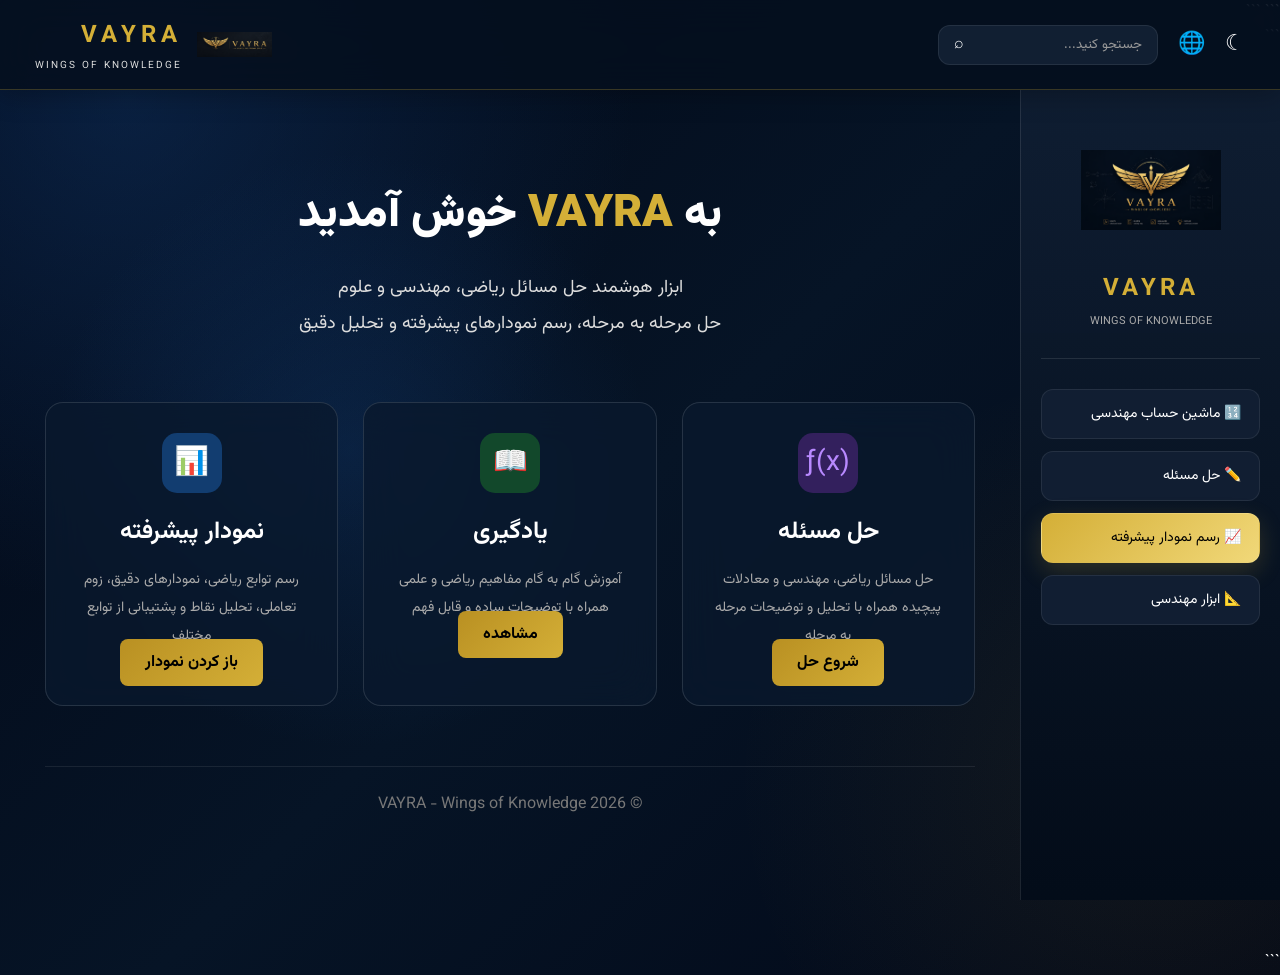
<file: index.html>
<!doctype html>

<html lang="fa" dir="rtl">
  <head>
    <meta charset="UTF-8" />

    ```
    <meta name="viewport" content="width=device-width, initial-scale=1.0" />

    <title>VAYRA - Wings of Knowledge</title>

    <link rel="stylesheet" href="style.css" />

    <link
      href="https://fonts.googleapis.com/css2?family=Vazirmatn:wght@300;400;600;800;900&display=swap"
      rel="stylesheet"
    />
    ```
  </head>

  <body>
    <div class="dashboard">
      ```
      <!-- ================= HEADER ================= -->

      <header class="topbar">
        <div class="left-tools">
          <span class="tool-icon" title="تغییر حالت نمایش"> ☾ </span>

          <span class="tool-icon" title="زبان"> 🌐 </span>

          <div class="search">
            <input type="text" placeholder="جستجو کنید..." aria-label="جستجو" />

            <span>⌕</span>
          </div>
        </div>

        <!-- ================= BRAND ================= -->

        <a href="index.html" class="brand">
          <img src="images/vayra-logo1.png" alt="VAYRA Logo" />

          <div>
            <h2>VAYRA</h2>

            <p>WINGS OF KNOWLEDGE</p>
          </div>
        </a>

        <!-- ================= MOBILE MENU ================= -->

        <div
          class="menu"
          onclick="toggleSidebar()"
          aria-label="باز کردن منو"
          role="button"
          tabindex="0"
        >
          ☰
        </div>
      </header>

      <!-- ================= SIDEBAR ================= -->

      <aside class="sidebar" id="sidebar">
        <div class="profile">
          <img src="images/vayra-logo2.png" alt="VAYRA" />

          <h2>VAYRA</h2>

          <small> WINGS OF KNOWLEDGE </small>
        </div>

        <!-- ================= NAVIGATION ================= -->

        <nav class="menu-items">
          <a href="engineering.html"> 🔢 ماشین حساب مهندسی</a>
          
          <a href="solver.html"> ✏️ حل مسئله </a>

          <a href="graph.html" class="active"> 📈 رسم نمودار پیشرفته </a>

          <a href="engineering.html"> 📐 ابزار مهندسی </a>
        </nav>
      </aside>

      <!-- ================= MAIN ================= -->

      <main class="content">
        <!-- ================= HERO ================= -->

        <section class="hero">
          <h1>
            به
            <span>VAYRA</span>
            خوش آمدید
          </h1>

          <p>
            ابزار هوشمند حل مسائل ریاضی، مهندسی و علوم

            <br />

            حل مرحله به مرحله، رسم نمودارهای پیشرفته و تحلیل دقیق
          </p>
        </section>

        <!-- ================= FEATURE CARDS ================= -->

        <section class="cards">
          <!-- SOLVER -->

          <div class="card">
            <div class="icon purple">ƒ(x)</div>

            <h2>حل مسئله</h2>

            <p>
              حل مسائل ریاضی، مهندسی و معادلات پیچیده همراه با تحلیل و توضیحات
              مرحله به مرحله
            </p>

            <a href="solver.html" class="primary-btn"> شروع حل </a>
          </div>

          <!-- LEARNING -->

          <div class="card">
            <div class="icon green">📖</div>

            <h2>یادگیری</h2>

            <p>
              آموزش گام به گام مفاهیم ریاضی و علمی همراه با توضیحات ساده و قابل
              فهم
            </p>

            <a href="solver.html" class="primary-btn"> مشاهده </a>
          </div>

          <!-- ADVANCED GRAPH -->

          <div class="card">
            <div class="icon blue">📊</div>

            <h2>نمودار پیشرفته</h2>

            <p>
              رسم توابع ریاضی، نمودارهای دقیق، زوم تعاملی، تحلیل نقاط و پشتیبانی
              از توابع مختلف
            </p>

            <a href="graph.html" class="primary-btn"> باز کردن نمودار </a>
          </div>
        </section>

        <!-- ================= FOOTER ================= -->

        <footer class="footer">© 2026 VAYRA - Wings of Knowledge</footer>
      </main>
    </div>

    <!-- ================= SIDEBAR SCRIPT ================= -->

    <script>
      function toggleSidebar() {
        const sidebar = document.getElementById("sidebar");

        if (!sidebar) {
          return;
        }

        sidebar.classList.toggle("open");
      }

      // باز کردن منو با Enter یا Space
      // برای دسترسی بهتر در موبایل و کیبورد

      document.addEventListener("DOMContentLoaded", () => {
        const menu = document.querySelector(".menu");

        if (!menu) {
          return;
        }

        menu.addEventListener("keydown", (event) => {
          if (event.key === "Enter" || event.key === " ") {
            event.preventDefault();

            toggleSidebar();
          }
        });
      });
    </script>
    ```
  </body>
</html>
</file>
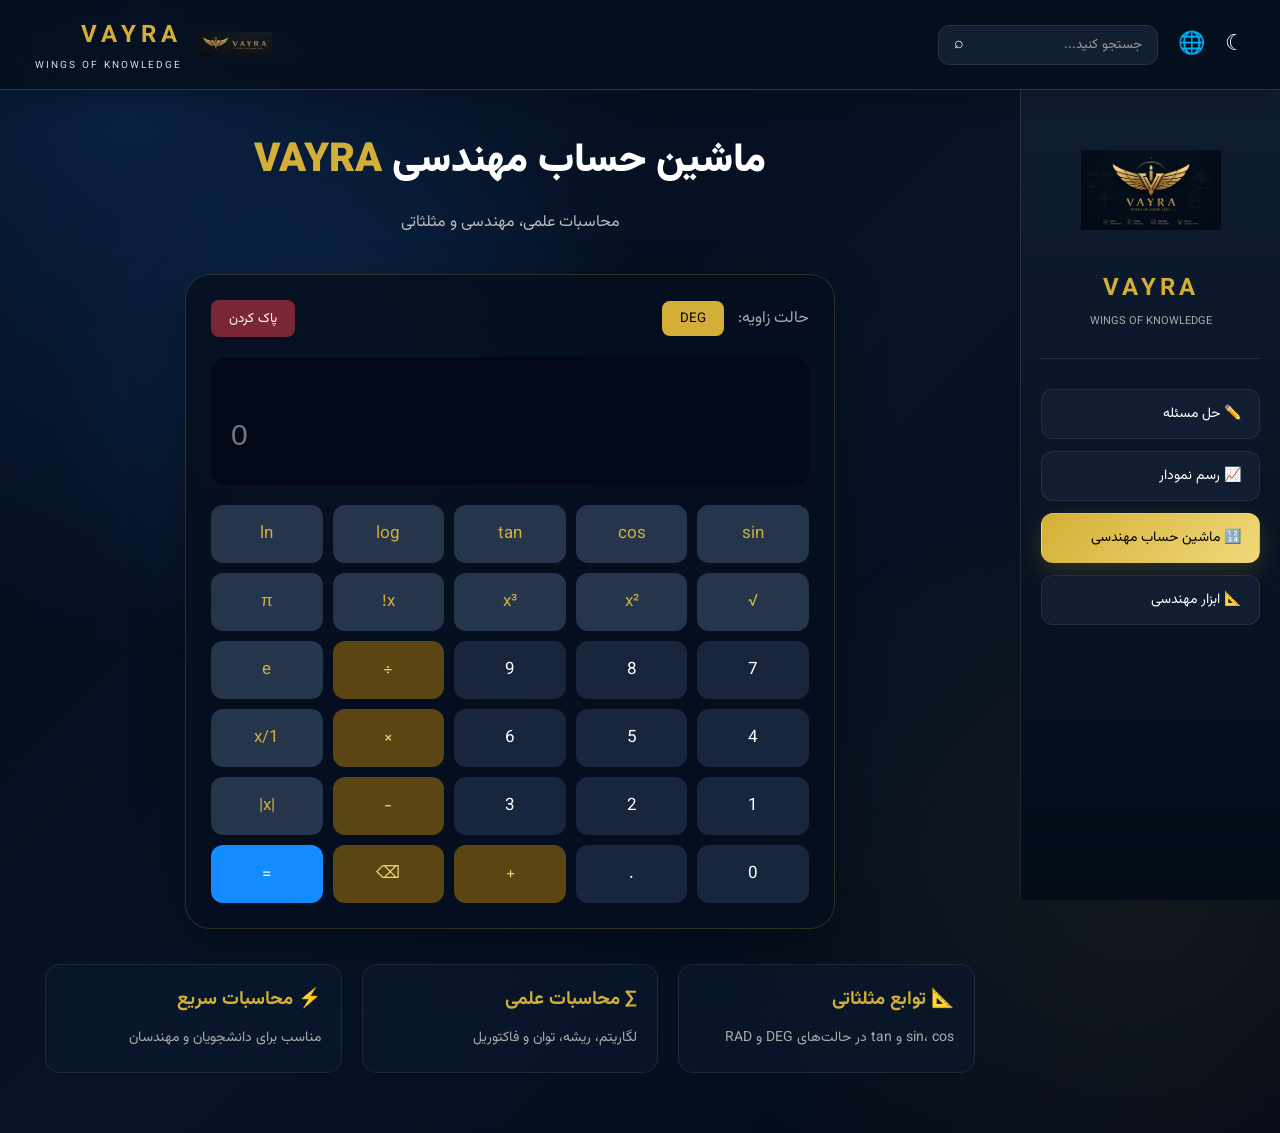
<file: advanced-calculator.html>
<!doctype html>
<html lang="fa" dir="rtl">
  <head>
    <meta charset="UTF-8" />

    <meta name="viewport" content="width=device-width, initial-scale=1.0" />

    <title>ماشین حساب مهندسی | VAYRA</title>

    <!-- VAYRA GLOBAL CSS -->

    <link rel="stylesheet" href="style.css" />

    <!-- GOOGLE FONT -->

    <link
      href="https://fonts.googleapis.com/css2?family=Vazirmatn:wght@300;400;600;800;900&display=swap"
      rel="stylesheet"
    />
  </head>

  <body>
    <!-- =====================================================
     HEADER
===================================================== -->

    <header class="topbar">
      <div class="left-tools">
        <span class="tool-icon"> ☾ </span>

        <span class="tool-icon"> 🌐 </span>

        <div class="search">
          <input type="text" placeholder="جستجو کنید..." />

          <span> ⌕ </span>
        </div>
      </div>

      <!-- BRAND -->

      <a href="index.html" class="brand">
        <img src="images/vayra-logo1.png" alt="VAYRA" />

        <div>
          <h2>VAYRA</h2>

          <p>WINGS OF KNOWLEDGE</p>
        </div>
      </a>

      <!-- MOBILE MENU -->

      <div class="menu" onclick="toggleSidebar()">☰</div>
    </header>

    <!-- =====================================================
     SIDEBAR
===================================================== -->

    <aside class="sidebar" id="sidebar">
      <div class="profile">
        <img src="images/vayra-logo2.png" alt="VAYRA" />

        <h2>VAYRA</h2>

        <small> WINGS OF KNOWLEDGE </small>
      </div>

      <nav class="menu-items">
        <a href="solver.html"> ✏️ حل مسئله </a>

        <a href="graph.html"> 📈 رسم نمودار </a>

        <a href="advanced-calculator.html" class="active">
          🔢 ماشین حساب مهندسی
        </a>

        <a href="engineering.html"> 📐 ابزار مهندسی </a>
      </nav>
    </aside>

    <!-- =====================================================
     MAIN CONTENT
===================================================== -->

    <main class="content">
      <!-- PAGE TITLE -->

      <section class="page-header">
        <h1>
          ماشین حساب مهندسی

          <span> VAYRA </span>
        </h1>

        <p>محاسبات علمی، مهندسی و مثلثاتی</p>
      </section>

      <!-- =================================================
         ENGINEERING CALCULATOR
    ================================================= -->

      <section class="engineering-calculator">
        <!-- MODE BAR -->

        <div class="calculator-toolbar">
          <div>
            <span> حالت زاویه: </span>

            <button
              id="angleMode"
              class="mode-btn active"
              onclick="toggleAngleMode()"
            >
              DEG
            </button>
          </div>

          <button class="clear-btn" onclick="clearCalculator()">
            پاک کردن
          </button>
        </div>

        <!-- DISPLAY -->

        <div class="engineering-display">
          <div id="history" class="history"></div>

          <input id="engineeringDisplay" type="text" readonly placeholder="0" />
        </div>

        <!-- BUTTONS -->

        <div class="engineering-buttons">
          <!-- ROW 1 -->

          <button class="function-btn" onclick="calculateFunction('sin')">
            sin
          </button>

          <button class="function-btn" onclick="calculateFunction('cos')">
            cos
          </button>

          <button class="function-btn" onclick="calculateFunction('tan')">
            tan
          </button>

          <button class="function-btn" onclick="calculateFunction('log')">
            log
          </button>

          <button class="function-btn" onclick="calculateFunction('ln')">
            ln
          </button>

          <!-- ROW 2 -->

          <button class="function-btn" onclick="calculateFunction('sqrt')">
            √
          </button>

          <button class="function-btn" onclick="calculateFunction('square')">
            x²
          </button>

          <button class="function-btn" onclick="calculateFunction('cube')">
            x³
          </button>

          <button class="function-btn" onclick="calculateFunction('factorial')">
            x!
          </button>

          <button class="function-btn" onclick="appendValue('π')">π</button>

          <!-- ROW 3 -->

          <button class="number-btn" onclick="appendValue('7')">7</button>

          <button class="number-btn" onclick="appendValue('8')">8</button>

          <button class="number-btn" onclick="appendValue('9')">9</button>

          <button class="operator-btn" onclick="appendValue('/')">÷</button>

          <button class="function-btn" onclick="appendValue('e')">e</button>

          <!-- ROW 4 -->

          <button class="number-btn" onclick="appendValue('4')">4</button>

          <button class="number-btn" onclick="appendValue('5')">5</button>

          <button class="number-btn" onclick="appendValue('6')">6</button>

          <button class="operator-btn" onclick="appendValue('*')">×</button>

          <button class="function-btn" onclick="calculateFunction('inverse')">
            1/x
          </button>

          <!-- ROW 5 -->

          <button class="number-btn" onclick="appendValue('1')">1</button>

          <button class="number-btn" onclick="appendValue('2')">2</button>

          <button class="number-btn" onclick="appendValue('3')">3</button>

          <button class="operator-btn" onclick="appendValue('-')">−</button>

          <button class="function-btn" onclick="calculateFunction('abs')">
            |x|
          </button>

          <!-- ROW 6 -->

          <button class="number-btn" onclick="appendValue('0')">0</button>

          <button class="number-btn" onclick="appendValue('.')">.</button>

          <button class="operator-btn" onclick="appendValue('+')">+</button>

          <button class="operator-btn" onclick="deleteLast()">⌫</button>

          <button class="equal-btn" onclick="calculateResult()">=</button>
        </div>
      </section>

      <!-- =================================================
         INFORMATION
    ================================================= -->

      <section class="calculator-info">
        <div class="info-card">
          <h3>📐 توابع مثلثاتی</h3>

          <p>sin، cos و tan در حالت‌های DEG و RAD</p>
        </div>

        <div class="info-card">
          <h3>∑ محاسبات علمی</h3>

          <p>لگاریتم، ریشه، توان و فاکتوریل</p>
        </div>

        <div class="info-card">
          <h3>⚡ محاسبات سریع</h3>

          <p>مناسب برای دانشجویان و مهندسان</p>
        </div>
      </section>
    </main>

    <!-- =====================================================
     CSS FOR ENGINEERING CALCULATOR
===================================================== -->

    <style>
      .engineering-calculator {
        width: 100%;

        max-width: 650px;

        margin: auto;

        padding: 25px;

        background: rgba(5, 15, 30, 0.85);

        border: 1px solid rgba(212, 175, 55, 0.2);

        border-radius: 25px;

        box-shadow: 0 20px 50px rgba(0, 0, 0, 0.35);
      }

      .calculator-toolbar {
        display: flex;

        align-items: center;

        justify-content: space-between;

        margin-bottom: 20px;

        color: #aaa;
      }

      .mode-btn {
        margin-right: 10px;

        padding: 7px 18px;

        border: none;

        border-radius: 8px;

        background: #24354c;

        color: white;

        cursor: pointer;
      }

      .mode-btn.active {
        background: #d4af37;

        color: black;
      }

      .clear-btn {
        padding: 8px 18px;

        border: none;

        border-radius: 8px;

        background: #7b2635;

        color: white;

        cursor: pointer;
      }

      .engineering-display {
        padding: 20px;

        margin-bottom: 20px;

        background: #020817;

        border-radius: 15px;
      }

      .history {
        min-height: 20px;

        margin-bottom: 8px;

        color: #777;

        font-size: 13px;
      }

      .engineering-display input {
        width: 100%;

        height: 60px;

        background: transparent;

        border: none;

        outline: none;

        color: white;

        text-align: left;

        direction: ltr;

        font-size: 30px;
      }

      .engineering-buttons {
        display: grid;

        grid-template-columns: repeat(5, 1fr);

        gap: 10px;
      }

      .engineering-buttons button {
        min-height: 58px;

        border: none;

        border-radius: 12px;

        font-family: inherit;

        font-size: 17px;

        cursor: pointer;

        transition: 0.2s;
      }

      .engineering-buttons button:hover {
        transform: translateY(-3px);

        filter: brightness(1.2);
      }

      .number-btn {
        background: #17263c;

        color: white;
      }

      .function-btn {
        background: #24354c;

        color: #d4af37;
      }

      .operator-btn {
        background: #5a4513;

        color: #f1d879;
      }

      .equal-btn {
        background: #148cff;

        color: white;
      }

      .calculator-info {
        max-width: 1100px;

        margin: 35px auto 0;

        display: grid;

        grid-template-columns: repeat(3, 1fr);

        gap: 20px;
      }

      .info-card {
        padding: 20px;

        background: rgba(10, 25, 45, 0.7);

        border: 1px solid rgba(255, 255, 255, 0.08);

        border-radius: 15px;
      }

      .info-card h3 {
        margin-bottom: 10px;

        color: #d4af37;
      }

      .info-card p {
        color: #aaa;

        line-height: 2;

        font-size: 14px;
      }

      @media (max-width: 700px) {
        .engineering-buttons {
          grid-template-columns: repeat(4, 1fr);
        }

        .engineering-buttons button {
          min-height: 55px;

          font-size: 15px;
        }

        .calculator-info {
          grid-template-columns: 1fr;
        }
      }
    </style>

    <!-- =====================================================
     JAVASCRIPT
===================================================== -->

    <script>
      const display = document.getElementById("engineeringDisplay");

      const history = document.getElementById("history");

      let angleMode = "DEG";

      /* =====================================================
   APPEND VALUE
===================================================== */

      function appendValue(value) {
        display.value += value;
      }

      /* =====================================================
   DELETE
===================================================== */

      function deleteLast() {
        display.value = display.value.slice(0, -1);
      }

      /* =====================================================
   CLEAR
===================================================== */

      function clearCalculator() {
        display.value = "";

        history.innerText = "";
      }

      /* =====================================================
   TOGGLE DEG / RAD
===================================================== */

      function toggleAngleMode() {
        const button = document.getElementById("angleMode");

        if (angleMode === "DEG") {
          angleMode = "RAD";

          button.innerText = "RAD";
        } else {
          angleMode = "DEG";

          button.innerText = "DEG";
        }
      }

      /* =====================================================
   FACTORIAL
===================================================== */

      function factorial(n) {
        if (n < 0) {
          throw new Error("Factorial error");
        }

        if (n === 0) {
          return 1;
        }

        let result = 1;

        for (let i = 1; i <= n; i++) {
          result *= i;
        }

        return result;
      }

      /* =====================================================
   SCIENTIFIC FUNCTIONS
===================================================== */

      function calculateFunction(functionName) {
        const value = parseFloat(display.value);

        if (isNaN(value)) {
          return;
        }

        let result;

        switch (functionName) {
          case "sin":
            result =
              angleMode === "DEG"
                ? Math.sin((value * Math.PI) / 180)
                : Math.sin(value);

            break;

          case "cos":
            result =
              angleMode === "DEG"
                ? Math.cos((value * Math.PI) / 180)
                : Math.cos(value);

            break;

          case "tan":
            result =
              angleMode === "DEG"
                ? Math.tan((value * Math.PI) / 180)
                : Math.tan(value);

            break;

          case "log":
            result = Math.log10(value);

            break;

          case "ln":
            result = Math.log(value);

            break;

          case "sqrt":
            result = Math.sqrt(value);

            break;

          case "square":
            result = Math.pow(value, 2);

            break;

          case "cube":
            result = Math.pow(value, 3);

            break;

          case "factorial":
            result = factorial(value);

            break;

          case "inverse":
            result = 1 / value;

            break;

          case "abs":
            result = Math.abs(value);

            break;
        }

        history.innerText = display.value;

        display.value = formatResult(result);
      }

      /* =====================================================
   CALCULATE RESULT
===================================================== */

      function calculateResult() {
        let expression = display.value;

        if (!expression) {
          return;
        }

        try {
          expression = expression.replace(/π/g, "Math.PI");

          expression = expression.replace(/e/g, "Math.E");

          const result = Function("return " + expression)();

          history.innerText = display.value;

          display.value = formatResult(result);
        } catch (error) {
          display.value = "خطا";
        }
      }

      /* =====================================================
   FORMAT RESULT
===================================================== */

      function formatResult(result) {
        if (!isFinite(result)) {
          return "خطا";
        }

        if (Number.isInteger(result)) {
          return result.toString();
        }

        return Number(result.toFixed(10)).toString();
      }

      /* =====================================================
   MOBILE SIDEBAR
===================================================== */

      function toggleSidebar() {
        document.getElementById("sidebar").classList.toggle("open");
      }
    </script>
  </body>
</html>
</file>
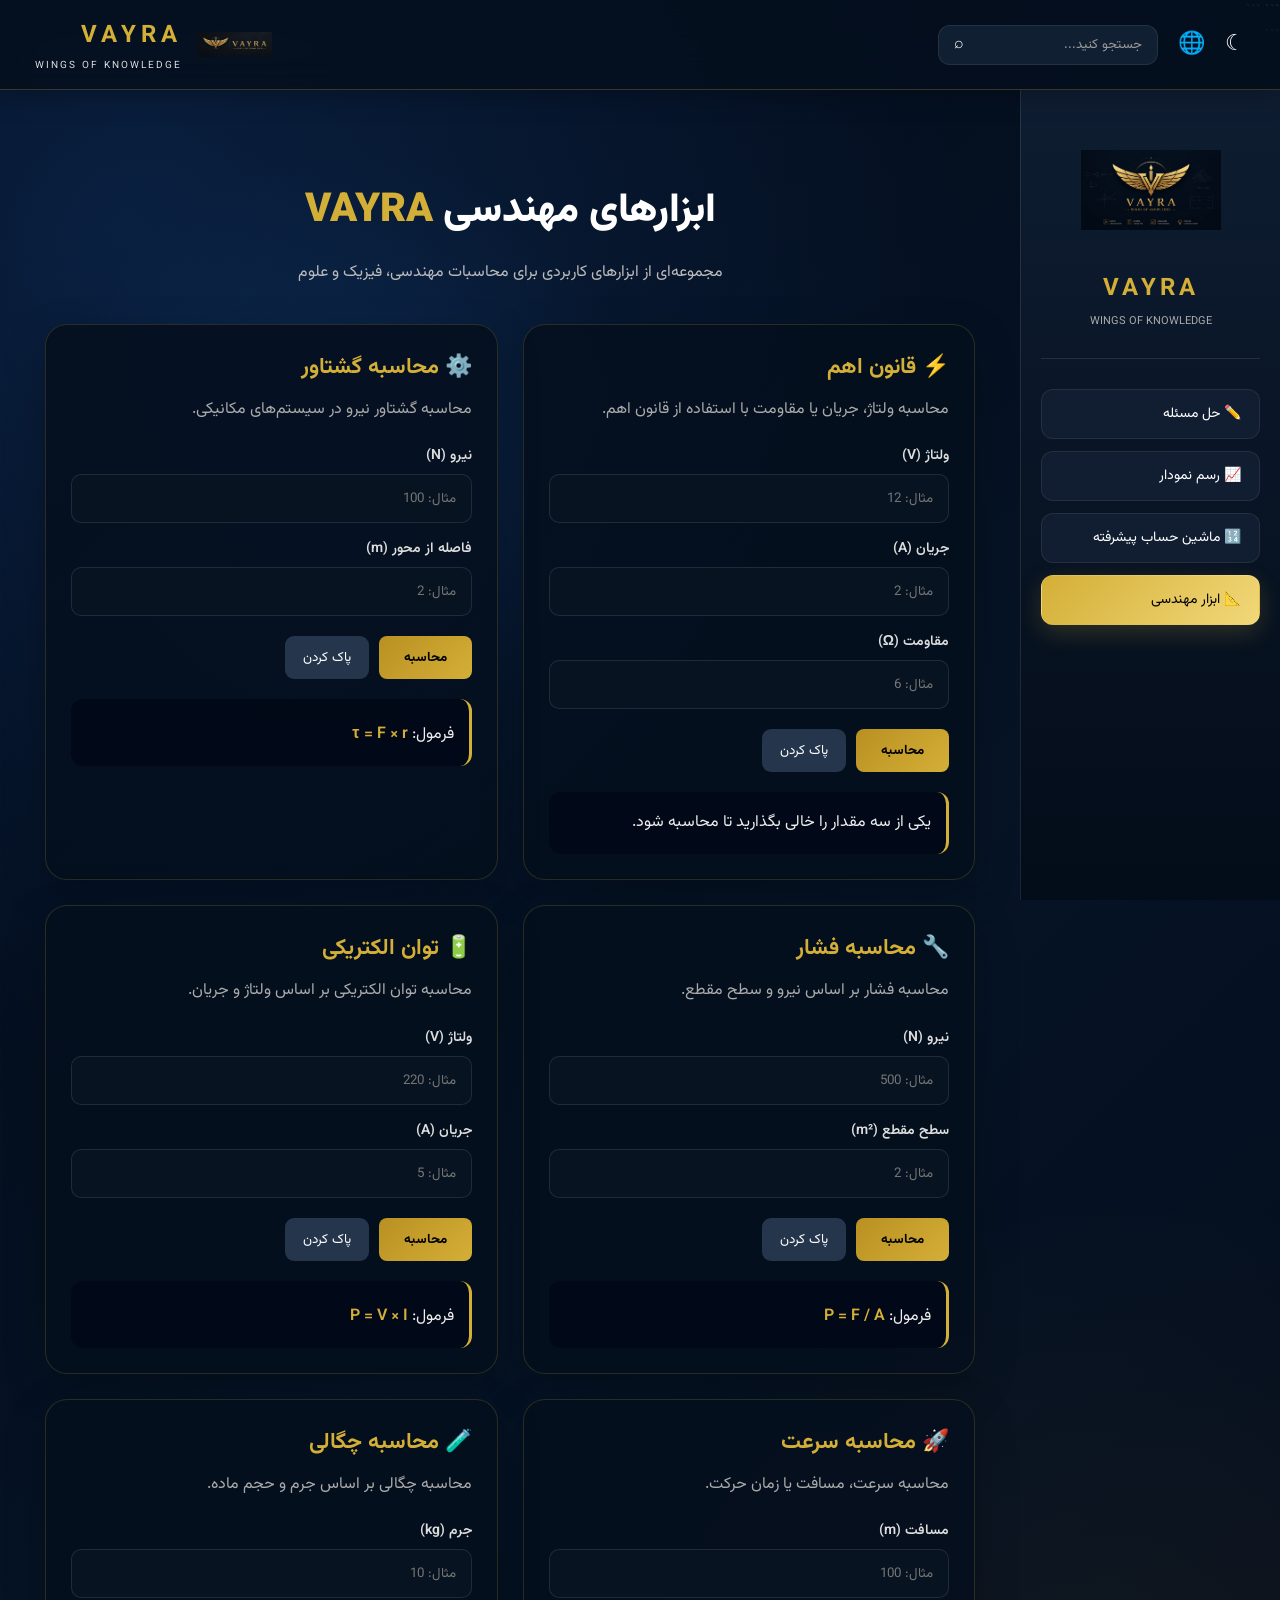
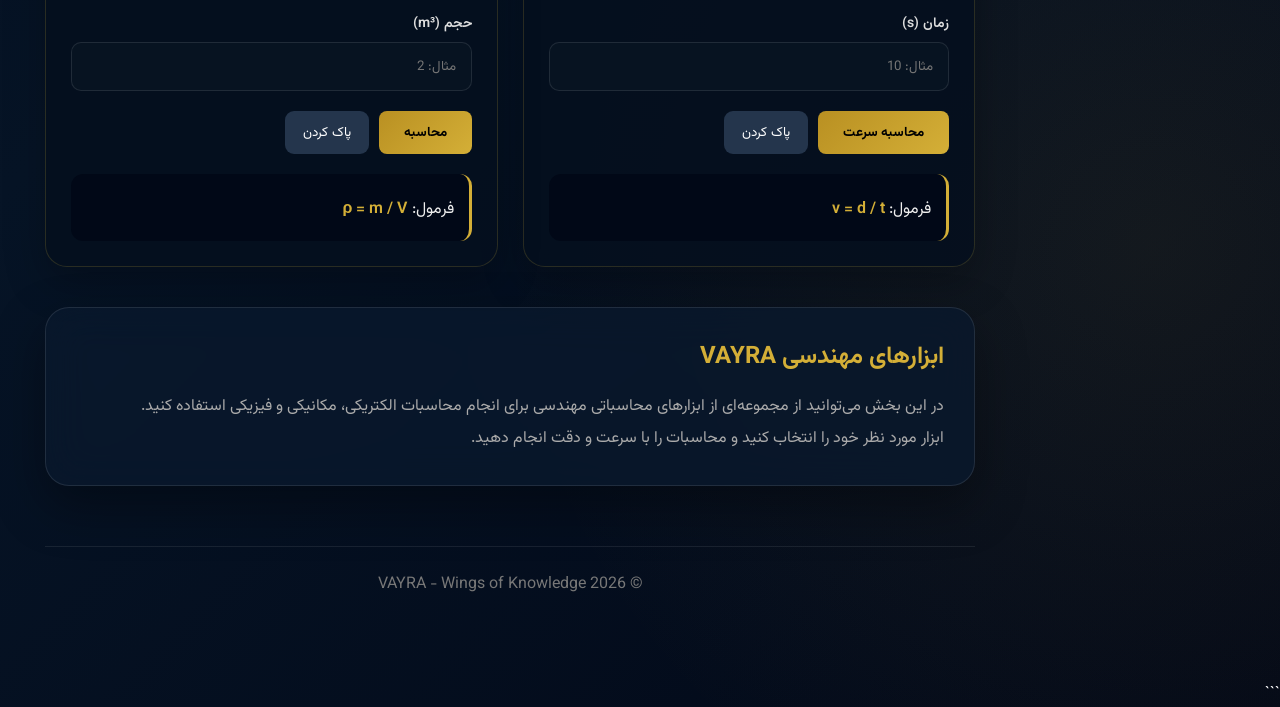
<file: engineering.html>
<!doctype html>

<html lang="fa" dir="rtl">
  <head>
    <meta charset="UTF-8" />
    <meta name="viewport" content="width=device-width, initial-scale=1.0" />

    ```
    <title>ابزارهای مهندسی | VAYRA</title>

    <link rel="stylesheet" href="style.css" />

    <link
      href="https://fonts.googleapis.com/css2?family=Vazirmatn:wght@300;400;500;600;700;800;900&display=swap"
      rel="stylesheet"
    />

    <style>
      /* =====================================================
     ENGINEERING TOOLS
  ====================================================== */

      .engineering-tools {
        display: grid;
        grid-template-columns: repeat(2, minmax(0, 1fr));
        gap: 25px;
        margin-top: 30px;
      }

      .tool-card {
        background: rgba(5, 15, 30, 0.88);
        border: 1px solid rgba(212, 175, 55, 0.18);
        border-radius: 22px;
        padding: 25px;
        box-shadow: 0 15px 40px rgba(0, 0, 0, 0.25);
        transition: 0.25s ease;
      }

      .tool-card:hover {
        transform: translateY(-4px);
        border-color: rgba(212, 175, 55, 0.4);
      }

      .tool-card h2 {
        color: #d4af37;
        margin-bottom: 10px;
        font-size: 22px;
      }

      .tool-card > p {
        color: #aaa;
        line-height: 1.9;
        margin-bottom: 20px;
      }

      .tool-form {
        display: grid;
        gap: 15px;
      }

      .tool-form .input-group {
        margin-bottom: 0;
      }

      .tool-form label {
        display: block;
        margin-bottom: 7px;
        color: #ddd;
        font-size: 14px;
      }

      .tool-form input,
      .tool-form select {
        width: 100%;
        box-sizing: border-box;
        padding: 13px 15px;
        border-radius: 10px;
        border: 1px solid rgba(255, 255, 255, 0.1);
        background: #071321;
        color: white;
        font-family: inherit;
        outline: none;
      }

      .tool-form input:focus,
      .tool-form select:focus {
        border-color: #d4af37;
      }

      .tool-actions {
        display: flex;
        gap: 10px;
        flex-wrap: wrap;
        margin-top: 5px;
      }

      .tool-result {
        margin-top: 20px;
        padding: 15px;
        min-height: 25px;
        background: rgba(2, 8, 23, 0.9);
        border-radius: 12px;
        border-right: 3px solid #d4af37;
        color: #eee;
        line-height: 2;
      }

      .tool-result.success {
        border-right-color: #48c987;
      }

      .tool-result.error {
        border-right-color: #ff6b81;
        color: #ffb4bf;
      }

      .formula {
        display: inline-block;
        direction: ltr;
        color: #d4af37;
        font-weight: 600;
        margin-top: 5px;
      }

      .unit-label {
        color: #777;
        font-size: 12px;
        margin-top: 4px;
      }

      .reset-tool-btn {
        background: #24354c;
        color: white;
        border: none;
        border-radius: 9px;
        padding: 11px 18px;
        font-family: inherit;
        cursor: pointer;
      }

      .reset-tool-btn:hover {
        filter: brightness(1.2);
      }

      /* =====================================================
     RESPONSIVE
  ====================================================== */

      @media (max-width: 900px) {
        .engineering-tools {
          grid-template-columns: 1fr;
        }
      }

      @media (max-width: 600px) {
        .tool-card {
          padding: 18px;
        }

        .tool-card h2 {
          font-size: 19px;
        }

        .tool-actions {
          flex-direction: column;
        }

        .tool-actions button {
          width: 100%;
        }
      }
    </style>
    ```
  </head>

  <body>
    <div class="dashboard">
      ```
      <!-- =====================================================
       HEADER
  ====================================================== -->

      <header class="topbar">
        <div class="left-tools">
          <span class="tool-icon" title="حالت شب" aria-label="حالت شب">
            ☾
          </span>

          <span class="tool-icon" title="زبان" aria-label="زبان"> 🌐 </span>

          <div class="search">
            <input
              type="text"
              placeholder="جستجو کنید..."
              aria-label="جستجو در ابزارها"
            />

            <span>⌕</span>
          </div>
        </div>

        <!-- BRAND -->

        <a href="index.html" class="brand">
          <img src="images/vayra-logo1.png" alt="VAYRA Logo" />

          <div>
            <h2>VAYRA</h2>

            <p>WINGS OF KNOWLEDGE</p>
          </div>
        </a>

        <!-- MOBILE MENU -->

        <button
          class="menu"
          id="menuButton"
          type="button"
          aria-label="باز کردن منو"
          aria-controls="sidebar"
          aria-expanded="false"
        >
          ☰
        </button>
      </header>

      <!-- =====================================================
       SIDEBAR
  ====================================================== -->

      <aside class="sidebar" id="sidebar" aria-label="منوی اصلی">
        <div class="profile">
          <img src="images/vayra-logo2.png" alt="VAYRA Logo" />

          <h2>VAYRA</h2>

          <small>WINGS OF KNOWLEDGE</small>
        </div>

        <nav class="menu-items">
          <a href="solver.html"> ✏️ حل مسئله </a>

          <a href="graph.html"> 📈 رسم نمودار </a>

          <a href="advanced-calculator.html"> 🔢 ماشین حساب پیشرفته </a>

          <a href="engineering.html" class="active" aria-current="page">
            📐 ابزار مهندسی
          </a>
        </nav>
      </aside>

      <!-- =====================================================
       MAIN CONTENT
  ====================================================== -->

      <main class="content">
        <!-- PAGE HEADER -->

        <section class="page-header">
          <h1>
            ابزارهای مهندسی
            <span>VAYRA</span>
          </h1>

          <p>مجموعه‌ای از ابزارهای کاربردی برای محاسبات مهندسی، فیزیک و علوم</p>
        </section>

        <!-- =====================================================
         ENGINEERING TOOLS
    ====================================================== -->

        <section class="engineering-tools" id="engineeringTools">
          <!-- =================================================
           1. OHM'S LAW
      ================================================== -->

          <div class="tool-card" data-tool="اهم ولتاژ جریان مقاومت">
            <h2>⚡ قانون اهم</h2>

            <p>محاسبه ولتاژ، جریان یا مقاومت با استفاده از قانون اهم.</p>

            <div class="tool-form">
              <div class="input-group">
                <label for="ohmVoltage"> ولتاژ (V) </label>

                <input
                  type="number"
                  id="ohmVoltage"
                  step="any"
                  placeholder="مثال: 12"
                />
              </div>

              <div class="input-group">
                <label for="ohmCurrent"> جریان (A) </label>

                <input
                  type="number"
                  id="ohmCurrent"
                  step="any"
                  placeholder="مثال: 2"
                />
              </div>

              <div class="input-group">
                <label for="ohmResistance"> مقاومت (Ω) </label>

                <input
                  type="number"
                  id="ohmResistance"
                  step="any"
                  placeholder="مثال: 6"
                />
              </div>

              <div class="tool-actions">
                <button
                  class="primary-btn"
                  type="button"
                  onclick="calculateOhm()"
                >
                  محاسبه
                </button>

                <button
                  class="reset-tool-btn"
                  type="button"
                  onclick="resetTool('ohm')"
                >
                  پاک کردن
                </button>
              </div>
            </div>

            <div id="ohmResult" class="tool-result">
              یکی از سه مقدار را خالی بگذارید تا محاسبه شود.
            </div>
          </div>

          <!-- =================================================
           2. TORQUE
      ================================================== -->

          <div class="tool-card" data-tool="گشتاور نیرو مکانیک">
            <h2>⚙️ محاسبه گشتاور</h2>

            <p>محاسبه گشتاور نیرو در سیستم‌های مکانیکی.</p>

            <div class="tool-form">
              <div class="input-group">
                <label for="torqueForce"> نیرو (N) </label>

                <input
                  type="number"
                  id="torqueForce"
                  step="any"
                  placeholder="مثال: 100"
                />
              </div>

              <div class="input-group">
                <label for="torqueDistance"> فاصله از محور (m) </label>

                <input
                  type="number"
                  id="torqueDistance"
                  step="any"
                  placeholder="مثال: 2"
                />
              </div>

              <div class="tool-actions">
                <button
                  class="primary-btn"
                  type="button"
                  onclick="calculateTorque()"
                >
                  محاسبه
                </button>

                <button
                  class="reset-tool-btn"
                  type="button"
                  onclick="resetTool('torque')"
                >
                  پاک کردن
                </button>
              </div>
            </div>

            <div id="torqueResult" class="tool-result">
              فرمول:
              <span class="formula"> τ = F × r </span>
            </div>
          </div>

          <!-- =================================================
           3. PRESSURE
      ================================================== -->

          <div class="tool-card" data-tool="فشار نیرو سطح مقطع پاسکال">
            <h2>🔧 محاسبه فشار</h2>

            <p>محاسبه فشار بر اساس نیرو و سطح مقطع.</p>

            <div class="tool-form">
              <div class="input-group">
                <label for="pressureForce"> نیرو (N) </label>

                <input
                  type="number"
                  id="pressureForce"
                  step="any"
                  placeholder="مثال: 500"
                />
              </div>

              <div class="input-group">
                <label for="pressureArea"> سطح مقطع (m²) </label>

                <input
                  type="number"
                  id="pressureArea"
                  step="any"
                  placeholder="مثال: 2"
                />
              </div>

              <div class="tool-actions">
                <button
                  class="primary-btn"
                  type="button"
                  onclick="calculatePressure()"
                >
                  محاسبه
                </button>

                <button
                  class="reset-tool-btn"
                  type="button"
                  onclick="resetTool('pressure')"
                >
                  پاک کردن
                </button>
              </div>
            </div>

            <div id="pressureResult" class="tool-result">
              فرمول:
              <span class="formula"> P = F / A </span>
            </div>
          </div>

          <!-- =================================================
           4. ELECTRICAL POWER
      ================================================== -->

          <div class="tool-card" data-tool="توان برق الکتریکی ولتاژ جریان">
            <h2>🔋 توان الکتریکی</h2>

            <p>محاسبه توان الکتریکی بر اساس ولتاژ و جریان.</p>

            <div class="tool-form">
              <div class="input-group">
                <label for="powerVoltage"> ولتاژ (V) </label>

                <input
                  type="number"
                  id="powerVoltage"
                  step="any"
                  placeholder="مثال: 220"
                />
              </div>

              <div class="input-group">
                <label for="powerCurrent"> جریان (A) </label>

                <input
                  type="number"
                  id="powerCurrent"
                  step="any"
                  placeholder="مثال: 5"
                />
              </div>

              <div class="tool-actions">
                <button
                  class="primary-btn"
                  type="button"
                  onclick="calculatePower()"
                >
                  محاسبه
                </button>

                <button
                  class="reset-tool-btn"
                  type="button"
                  onclick="resetTool('power')"
                >
                  پاک کردن
                </button>
              </div>
            </div>

            <div id="powerResult" class="tool-result">
              فرمول:
              <span class="formula"> P = V × I </span>
            </div>
          </div>

          <!-- =================================================
           5. SPEED
      ================================================== -->

          <div class="tool-card" data-tool="سرعت مسافت زمان حرکت">
            <h2>🚀 محاسبه سرعت</h2>

            <p>محاسبه سرعت، مسافت یا زمان حرکت.</p>

            <div class="tool-form">
              <div class="input-group">
                <label for="speedDistance"> مسافت (m) </label>

                <input
                  type="number"
                  id="speedDistance"
                  step="any"
                  placeholder="مثال: 100"
                />
              </div>

              <div class="input-group">
                <label for="speedTime"> زمان (s) </label>

                <input
                  type="number"
                  id="speedTime"
                  step="any"
                  placeholder="مثال: 10"
                />
              </div>

              <div class="tool-actions">
                <button
                  class="primary-btn"
                  type="button"
                  onclick="calculateSpeed()"
                >
                  محاسبه سرعت
                </button>

                <button
                  class="reset-tool-btn"
                  type="button"
                  onclick="resetTool('speed')"
                >
                  پاک کردن
                </button>
              </div>
            </div>

            <div id="speedResult" class="tool-result">
              فرمول:
              <span class="formula"> v = d / t </span>
            </div>
          </div>

          <!-- =================================================
           6. DENSITY
      ================================================== -->

          <div class="tool-card" data-tool="چگالی جرم حجم ماده">
            <h2>🧪 محاسبه چگالی</h2>

            <p>محاسبه چگالی بر اساس جرم و حجم ماده.</p>

            <div class="tool-form">
              <div class="input-group">
                <label for="densityMass"> جرم (kg) </label>

                <input
                  type="number"
                  id="densityMass"
                  step="any"
                  placeholder="مثال: 10"
                />
              </div>

              <div class="input-group">
                <label for="densityVolume"> حجم (m³) </label>

                <input
                  type="number"
                  id="densityVolume"
                  step="any"
                  placeholder="مثال: 2"
                />
              </div>

              <div class="tool-actions">
                <button
                  class="primary-btn"
                  type="button"
                  onclick="calculateDensity()"
                >
                  محاسبه
                </button>

                <button
                  class="reset-tool-btn"
                  type="button"
                  onclick="resetTool('density')"
                >
                  پاک کردن
                </button>
              </div>
            </div>

            <div id="densityResult" class="tool-result">
              فرمول:
              <span class="formula"> ρ = m / V </span>
            </div>
          </div>
        </section>

        <!-- =====================================================
         INFORMATION
    ====================================================== -->

        <section class="panel" style="margin-top: 40px">
          <h2 style="color: #d4af37; margin-bottom: 15px">
            ابزارهای مهندسی VAYRA
          </h2>

          <p style="color: #aaa; line-height: 2">
            در این بخش می‌توانید از مجموعه‌ای از ابزارهای محاسباتی مهندسی برای
            انجام محاسبات الکتریکی، مکانیکی و فیزیکی استفاده کنید.

            <br />

            ابزار مورد نظر خود را انتخاب کنید و محاسبات را با سرعت و دقت انجام
            دهید.
          </p>
        </section>

        <!-- =====================================================
         FOOTER
    ====================================================== -->

        <footer class="footer">© 2026 VAYRA - Wings of Knowledge</footer>
      </main>
    </div>

    <!-- =====================================================
     JAVASCRIPT
====================================================== -->

    <script>
      /* =====================================================
     MOBILE SIDEBAR
  ====================================================== */

      function toggleSidebar() {
        const sidebar = document.getElementById("sidebar");

        const menuButton = document.getElementById("menuButton");

        sidebar.classList.toggle("open");

        const isOpen = sidebar.classList.contains("open");

        menuButton.setAttribute("aria-expanded", isOpen);
      }

      /* =====================================================
     HELPER FUNCTIONS
  ====================================================== */

      function getNumber(id) {
        const element = document.getElementById(id);

        const value = Number(element.value);

        return Number.isFinite(value) ? value : null;
      }

      function showResult(id, message, type = "success") {
        const result = document.getElementById(id);

        result.innerHTML = message;

        result.classList.remove("success", "error");

        result.classList.add(type);
      }

      function formatNumber(value) {
        if (!Number.isFinite(value)) {
          return "خطا";
        }

        return Number(value.toFixed(10)).toLocaleString("en-US");
      }

      /* =====================================================
     1. OHM'S LAW
     
     V = I × R
     I = V / R
     R = V / I
  ====================================================== */

      function calculateOhm() {
        const V = getNumber("ohmVoltage");

        const I = getNumber("ohmCurrent");

        const R = getNumber("ohmResistance");

        const emptyCount = [V, I, R].filter((value) => value === null).length;

        if (emptyCount !== 1) {
          showResult(
            "ohmResult",
            "لطفاً دقیقاً یکی از مقادیر ولتاژ، جریان یا مقاومت را خالی بگذارید.",
            "error",
          );

          return;
        }

        if (R !== null && R === 0) {
          showResult("ohmResult", "مقاومت نمی‌تواند صفر باشد.", "error");

          return;
        }

        if (I !== null && I === 0) {
          showResult(
            "ohmResult",
            "جریان صفر است؛ برای محاسبه مقاومت باید جریان غیرصفر باشد.",
            "error",
          );

          return;
        }

        if (V === null) {
          const result = I * R;

          document.getElementById("ohmVoltage").value = result;

          showResult(
            "ohmResult",
            `ولتاژ برابر است با:
         <strong>${formatNumber(result)} V</strong>
         <br>
         <span class="formula">V = I × R</span>`,
          );

          return;
        }

        if (I === null) {
          const result = V / R;

          document.getElementById("ohmCurrent").value = result;

          showResult(
            "ohmResult",
            `جریان برابر است با:
         <strong>${formatNumber(result)} A</strong>
         <br>
         <span class="formula">I = V / R</span>`,
          );

          return;
        }

        if (R === null) {
          const result = V / I;

          document.getElementById("ohmResistance").value = result;

          showResult(
            "ohmResult",
            `مقاومت برابر است با:
         <strong>${formatNumber(result)} Ω</strong>
         <br>
         <span class="formula">R = V / I</span>`,
          );
        }
      }

      /* =====================================================
     2. TORQUE
     
     τ = F × r
  ====================================================== */

      function calculateTorque() {
        const force = getNumber("torqueForce");

        const distance = getNumber("torqueDistance");

        if (force === null || distance === null) {
          showResult(
            "torqueResult",
            "لطفاً نیرو و فاصله را وارد کنید.",
            "error",
          );

          return;
        }

        const result = force * distance;

        showResult(
          "torqueResult",
          `گشتاور برابر است با:
       <strong>${formatNumber(result)} N·m</strong>
       <br>
       <span class="formula">τ = F × r</span>`,
        );
      }

      /* =====================================================
     3. PRESSURE
     
     P = F / A
  ====================================================== */

      function calculatePressure() {
        const force = getNumber("pressureForce");

        const area = getNumber("pressureArea");

        if (force === null || area === null) {
          showResult(
            "pressureResult",
            "لطفاً نیرو و سطح مقطع را وارد کنید.",
            "error",
          );

          return;
        }

        if (area <= 0) {
          showResult(
            "pressureResult",
            "سطح مقطع باید بزرگ‌تر از صفر باشد.",
            "error",
          );

          return;
        }

        const result = force / area;

        showResult(
          "pressureResult",
          `فشار برابر است با:
       <strong>${formatNumber(result)} Pa</strong>
       <br>
       <span class="formula">P = F / A</span>`,
        );
      }

      /* =====================================================
     4. ELECTRICAL POWER
     
     P = V × I
  ====================================================== */

      function calculatePower() {
        const voltage = getNumber("powerVoltage");

        const current = getNumber("powerCurrent");

        if (voltage === null || current === null) {
          showResult(
            "powerResult",
            "لطفاً ولتاژ و جریان را وارد کنید.",
            "error",
          );

          return;
        }

        const result = voltage * current;

        showResult(
          "powerResult",
          `توان الکتریکی برابر است با:
       <strong>${formatNumber(result)} W</strong>
       <br>
       <span class="formula">P = V × I</span>`,
        );
      }

      /* =====================================================
     5. SPEED
     
     v = d / t
  ====================================================== */

      function calculateSpeed() {
        const distance = getNumber("speedDistance");

        const time = getNumber("speedTime");

        if (distance === null || time === null) {
          showResult(
            "speedResult",
            "لطفاً مسافت و زمان را وارد کنید.",
            "error",
          );

          return;
        }

        if (time <= 0) {
          showResult("speedResult", "زمان باید بزرگ‌تر از صفر باشد.", "error");

          return;
        }

        const result = distance / time;

        showResult(
          "speedResult",
          `سرعت برابر است با:
       <strong>${formatNumber(result)} m/s</strong>
       <br>
       <span class="formula">v = d / t</span>`,
        );
      }

      /* =====================================================
     6. DENSITY
     
     ρ = m / V
  ====================================================== */

      function calculateDensity() {
        const mass = getNumber("densityMass");

        const volume = getNumber("densityVolume");

        if (mass === null || volume === null) {
          showResult("densityResult", "لطفاً جرم و حجم را وارد کنید.", "error");

          return;
        }

        if (volume <= 0) {
          showResult("densityResult", "حجم باید بزرگ‌تر از صفر باشد.", "error");

          return;
        }

        const result = mass / volume;

        showResult(
          "densityResult",
          `چگالی برابر است با:
       <strong>${formatNumber(result)} kg/m³</strong>
       <br>
       <span class="formula">ρ = m / V</span>`,
        );
      }

      /* =====================================================
     RESET TOOLS
  ====================================================== */

      function resetTool(tool) {
        const ids = {
          ohm: ["ohmVoltage", "ohmCurrent", "ohmResistance"],

          torque: ["torqueForce", "torqueDistance"],

          pressure: ["pressureForce", "pressureArea"],

          power: ["powerVoltage", "powerCurrent"],

          speed: ["speedDistance", "speedTime"],

          density: ["densityMass", "densityVolume"],
        };

        if (!ids[tool]) {
          return;
        }

        ids[tool].forEach((id) => {
          document.getElementById(id).value = "";
        });

        const result = document.getElementById(tool + "Result");

        result.classList.remove("success", "error");

        const defaultMessages = {
          ohm: "یکی از سه مقدار را خالی بگذارید تا محاسبه شود.",

          torque: 'فرمول: <span class="formula">τ = F × r</span>',

          pressure: 'فرمول: <span class="formula">P = F / A</span>',

          power: 'فرمول: <span class="formula">P = V × I</span>',

          speed: 'فرمول: <span class="formula">v = d / t</span>',

          density: 'فرمول: <span class="formula">ρ = m / V</span>',
        };

        result.innerHTML = defaultMessages[tool];
      }

      /* =====================================================
     SEARCH
  ====================================================== */

      const searchInput = document.querySelector(".search input");

      if (searchInput) {
        searchInput.addEventListener("input", function () {
          const value = this.value.trim().toLowerCase();

          const cards = document.querySelectorAll(".tool-card");

          cards.forEach(function (card) {
            const text = card.innerText.toLowerCase();

            if (text.includes(value)) {
              card.style.display = "";
            } else {
              card.style.display = "none";
            }
          });
        });
      }

      /* =====================================================
     ENTER KEY SUPPORT
  ====================================================== */

      document.addEventListener("keydown", function (event) {
        if (event.key !== "Enter") {
          return;
        }

        const active = document.activeElement;

        if (!active || active.tagName !== "INPUT") {
          return;
        }

        const card = active.closest(".tool-card");

        if (!card) {
          return;
        }

        const button = card.querySelector(".primary-btn");

        if (button) {
          button.click();
        }
      });
    </script>
    ```
  </body>
</html>
</file>
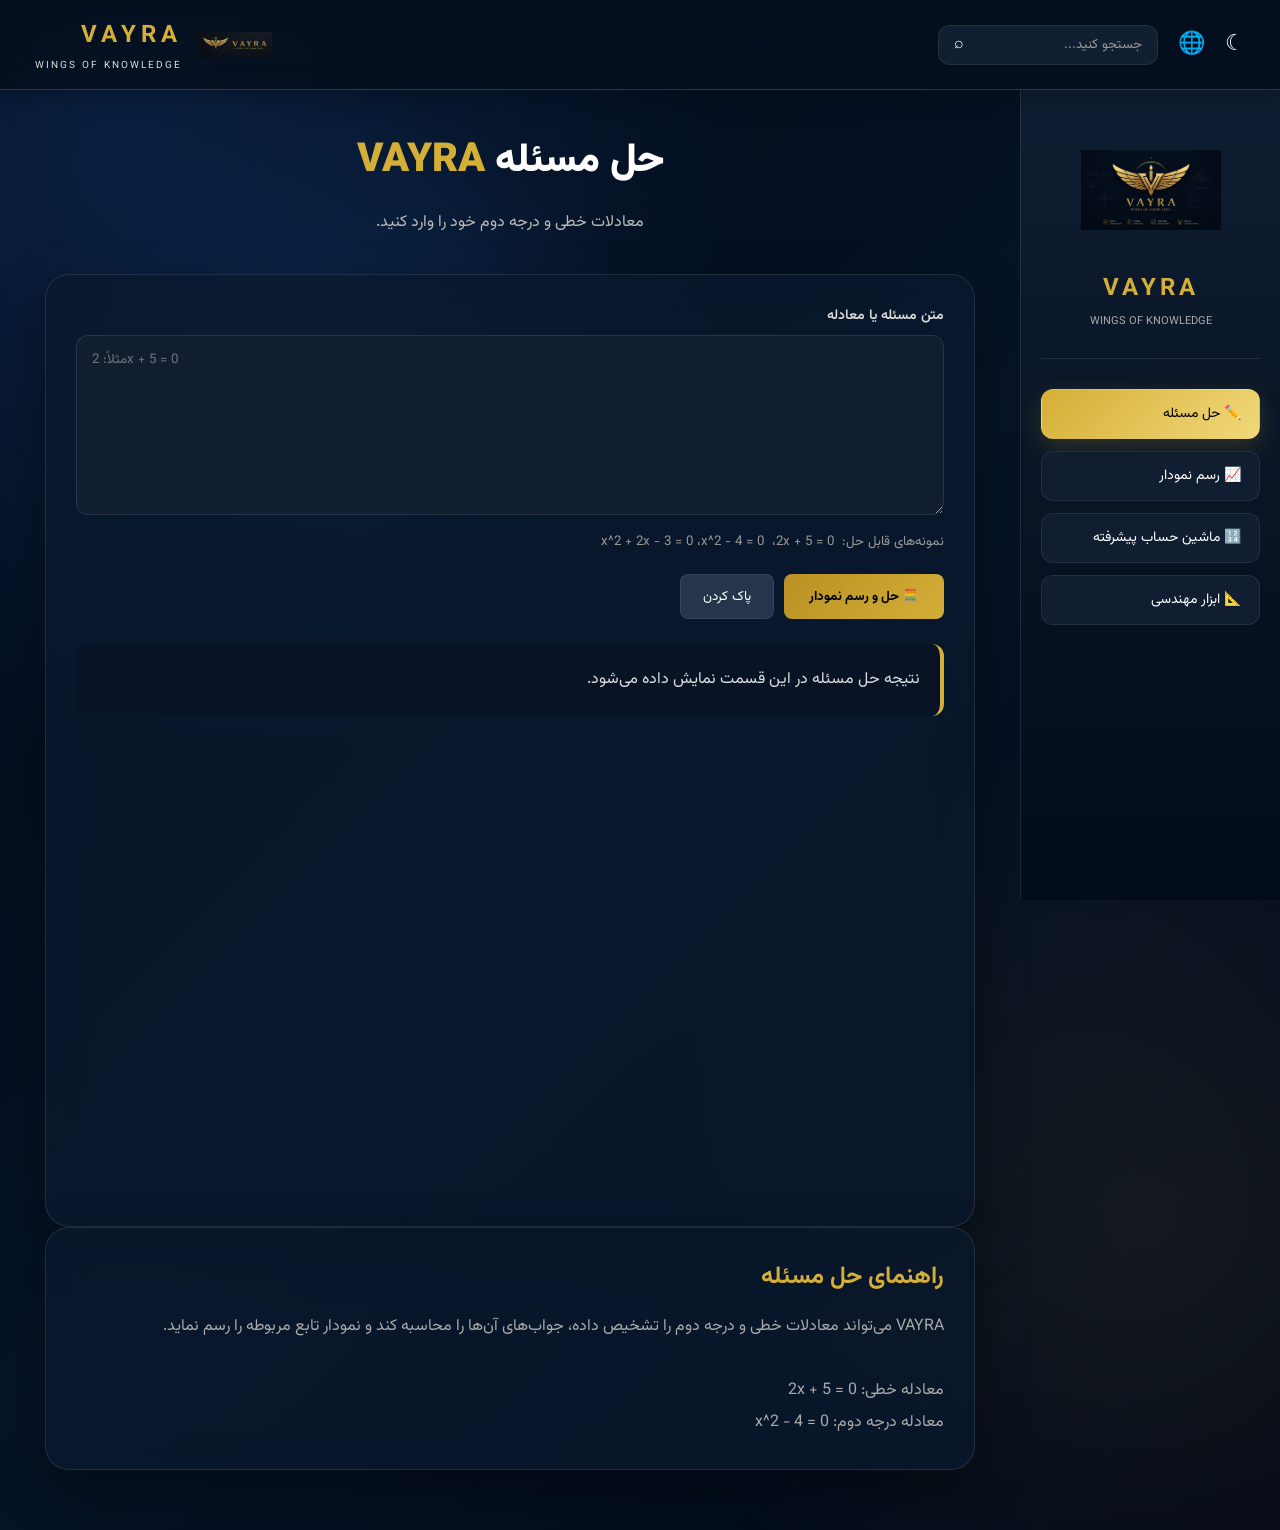
<file: solver.html>
<!doctype html>
<html lang="fa" dir="rtl">
  <head>
    <meta charset="UTF-8" />

    <meta name="viewport" content="width=device-width, initial-scale=1.0" />

    <title>حل مسئله | VAYRA</title>

    <link rel="stylesheet" href="style.css" />

    <link
      href="https://fonts.googleapis.com/css2?family=Vazirmatn:wght@300;400;600;800;900&display=swap"
      rel="stylesheet"
    />

    <script src="https://cdn.plot.ly/plotly-2.35.2.min.js"></script>
  </head>

  <body>
    <!-- =====================================================
         HEADER
    ====================================================== -->

    <header class="topbar">
      <div class="left-tools">
        <span class="tool-icon">☾</span>

        <span class="tool-icon">🌐</span>

        <div class="search">
          <input type="text" placeholder="جستجو کنید..." />

          <span>⌕</span>
        </div>
      </div>

      <a href="index.html" class="brand">
        <img src="images/vayra-logo1.png" alt="VAYRA" />

        <div>
          <h2>VAYRA</h2>

          <p>WINGS OF KNOWLEDGE</p>
        </div>
      </a>

      <button class="menu" type="button" onclick="toggleSidebar()">☰</button>
    </header>

    <!-- =====================================================
         SIDEBAR
    ====================================================== -->

    <aside class="sidebar" id="sidebar">
      <div class="profile">
        <img src="images/vayra-logo2.png" alt="VAYRA" />

        <h2>VAYRA</h2>

        <small> WINGS OF KNOWLEDGE </small>
      </div>

      <nav class="menu-items">
        <a href="solver.html" class="active"> ✏️ حل مسئله </a>

        <a href="graph.html"> 📈 رسم نمودار </a>

        <a href="advanced-calculator.html"> 🔢 ماشین حساب پیشرفته </a>

        <a href="engineering.html"> 📐 ابزار مهندسی </a>
      </nav>
    </aside>

    <!-- =====================================================
         MAIN
    ====================================================== -->

    <main class="content">
      <section class="page-header">
        <h1>
          حل مسئله

          <span> VAYRA </span>
        </h1>

        <p>معادلات خطی و درجه دوم خود را وارد کنید.</p>
      </section>

      <!-- =====================================================
           SOLVER
      ====================================================== -->

      <section class="panel">
        <div class="input-group">
          <label for="problem"> متن مسئله یا معادله </label>

          <textarea
            id="problem"
            placeholder="مثلاً: 2x + 5 = 0"
            dir="ltr"
          ></textarea>

          <small>
            نمونه‌های قابل حل:

            <span dir="ltr"> 2x + 5 = 0 </span>

            ،

            <span dir="ltr"> x^2 - 4 = 0 </span>

            ،

            <span dir="ltr"> x^2 + 2x - 3 = 0 </span>
          </small>
        </div>

        <div class="button-row">
          <button class="primary-btn" onclick="solveProblem()">
            🧮 حل و رسم نمودار
          </button>

          <button class="secondary-btn" onclick="clearSolver()">
            پاک کردن
          </button>
        </div>

        <!-- RESULT -->

        <div id="result" class="result-box">
          نتیجه حل مسئله در این قسمت نمایش داده می‌شود.
        </div>

        <!-- GRAPH -->

        <div
          id="solverGraph"
          style="
            width: 100%;
            min-height: 450px;
            margin-top: 30px;
            border-radius: 20px;
            overflow: hidden;
          "
        ></div>
      </section>

      <!-- =====================================================
           HELP
      ====================================================== -->

      <section class="panel">
        <h2 style="color: #d4af37; margin-bottom: 15px">راهنمای حل مسئله</h2>

        <p style="color: #aaa; line-height: 2">
          VAYRA می‌تواند معادلات خطی و درجه دوم را تشخیص داده، جواب‌های آن‌ها را
          محاسبه کند و نمودار تابع مربوطه را رسم نماید.

          <br /><br />

          معادله خطی:

          <span dir="ltr"> 2x + 5 = 0 </span>

          <br />

          معادله درجه دوم:

          <span dir="ltr"> x^2 - 4 = 0 </span>
        </p>
      </section>
    </main>

    <!-- =====================================================
         JAVASCRIPT
    ====================================================== -->

    <script>
      /* =====================================================
         SIDEBAR
      ===================================================== */

      function toggleSidebar() {
        document.getElementById("sidebar").classList.toggle("open");
      }

      /* =====================================================
         SOLVE
      ===================================================== */

      function solveProblem() {
        const input = document.getElementById("problem").value.trim();

        const result = document.getElementById("result");

        if (!input) {
          result.innerHTML = "⚠️ لطفاً ابتدا یک معادله وارد کنید.";

          return;
        }

        try {
          let equation = normalizeEquation(input);

          if (!equation.includes("=")) {
            throw new Error("لطفاً معادله را به صورت ax + b = c وارد کنید.");
          }

          const parts = equation.split("=");

          if (parts.length !== 2) {
            throw new Error("فرمت معادله صحیح نیست.");
          }

          const left = parts[0];

          const right = parts[1];

          /*
            تشخیص درجه معادله
          */

          if (left.includes("x^2") || left.includes("x**2")) {
            solveQuadratic(left, right, input);
          } else {
            solveLinear(left, right, input);
          }
        } catch (error) {
          console.error(error);

          result.innerHTML = `
            ❌ خطا:

            <br><br>

            ${error.message}
            `;
        }
      }

      /* =====================================================
         NORMALIZE
      ===================================================== */

      function normalizeEquation(equation) {
        return equation

          .replace(/×/g, "*")

          .replace(/÷/g, "/")

          .replace(/−/g, "-")

          .replace(/\s+/g, "")

          .replace(/(\d)x/g, "$1*x")

          .replace(/x\^2/g, "x^2");
      }

      /* =====================================================
         LINEAR EQUATION
      ===================================================== */

      function solveLinear(left, right, original) {
        /*
          شکل ساده:

          ax + b = c
        */

        const match = left.match(/^([+-]?\d*\.?\d*)\*?x([+-]\d*\.?\d+)?$/);

        if (!match) {
          throw new Error("معادله خطی قابل تشخیص نیست.");
        }

        let a = match[1];

        if (a === "" || a === "+") {
          a = 1;
        } else if (a === "-") {
          a = -1;
        } else {
          a = parseFloat(a);
        }

        const b = match[2] ? parseFloat(match[2]) : 0;

        const c = parseFloat(right);

        if (!Number.isFinite(c)) {
          throw new Error("عدد سمت راست معتبر نیست.");
        }

        const x = (c - b) / a;

        const result = document.getElementById("result");

        result.innerHTML = `
          <strong>
            ✅ معادله خطی حل شد.
          </strong>

          <br><br>

          معادله:

          <span dir="ltr">
            ${original}
          </span>

          <br><br>

          جواب:

          <strong dir="ltr">
            x = ${formatNumber(x)}
          </strong>

          <br><br>

          نقطه جواب:

          <strong dir="ltr">
            (${formatNumber(x)}, 0)
          </strong>
          `;

        drawGraph(a, b - c, original, [x]);
      }

      /* =====================================================
         QUADRATIC EQUATION
      ===================================================== */

      function solveQuadratic(left, right, original) {
        /*
          مثال:

          x^2 + 2x - 3 = 0

          a = 1
          b = 2
          c = -3
        */

        const expression = left.replace(/\^2/g, "").replace(/\*?x/, "");

        /*
          استخراج ضرایب
        */

        let a = 1;

        let b = 0;

        let c = 0;

        /*
          فرم استاندارد:

          ax² + bx + c
        */

        const normalized = left.replace(/\*/g, "");

        const match = normalized.match(
          /^([+-]?\d*\.?\d*)x\^2([+-]?\d*\.?\d*)x([+-]?\d*\.?\d*)$/,
        );

        if (!match) {
          /*
            حالت ساده:

            x^2 - 4
          */

          const simple = normalized.match(/^x\^2([+-]?\d*\.?\d*)$/);

          if (simple) {
            a = 1;

            b = 0;

            c = parseFloat(simple[1]);
          } else {
            throw new Error("فرمت معادله درجه دوم قابل تشخیص نیست.");
          }
        } else {
          let aValue = match[1];

          if (aValue === "" || aValue === "+") {
            a = 1;
          } else if (aValue === "-") {
            a = -1;
          } else {
            a = parseFloat(aValue);
          }

          let bValue = match[2];

          if (bValue === "" || bValue === "+") {
            b = 1;
          } else if (bValue === "-") {
            b = -1;
          } else {
            b = parseFloat(bValue);
          }

          c = parseFloat(match[3]);
        }

        /*
          سمت راست معادله
        */

        const rightValue = parseFloat(right);

        if (Number.isFinite(rightValue) && rightValue !== 0) {
          c = c - rightValue;
        }

        /*
          دلتا

          Δ = b² - 4ac
        */

        const delta = b * b - 4 * a * c;

        const result = document.getElementById("result");

        /*
          دو جواب حقیقی
        */

        if (delta > 0) {
          const x1 = (-b + Math.sqrt(delta)) / (2 * a);

          const x2 = (-b - Math.sqrt(delta)) / (2 * a);

          result.innerHTML = `
            <strong>
              ✅ معادله درجه دوم حل شد.
            </strong>

            <br><br>

            معادله:

            <span dir="ltr">
              ${original}
            </span>

            <br><br>

            دلتا:

            <strong dir="ltr">
              Δ = ${formatNumber(delta)}
            </strong>

            <br><br>

            جواب اول:

            <strong dir="ltr">
              x₁ = ${formatNumber(x1)}
            </strong>

            <br>

            جواب دوم:

            <strong dir="ltr">
              x₂ = ${formatNumber(x2)}
            </strong>

            <br><br>

            نمودار تابع و نقاط تقاطع با محور X
            در پایین نمایش داده شده‌اند.
            `;

          drawGraph(a, b, original, [x1, x2], true, c);
        } else if (delta === 0) {

        /*
          یک جواب حقیقی
        */
          const x = -b / (2 * a);

          result.innerHTML = `
            <strong>
              ✅ معادله یک جواب حقیقی دارد.
            </strong>

            <br><br>

            معادله:

            <span dir="ltr">
              ${original}
            </span>

            <br><br>

            جواب:

            <strong dir="ltr">
              x = ${formatNumber(x)}
            </strong>
            `;

          drawGraph(a, b, original, [x], true, c);
        } else {

        /*
          بدون جواب حقیقی
        */
          const realPart = -b / (2 * a);

          const imaginaryPart = Math.sqrt(-delta) / Math.abs(2 * a);

          result.innerHTML = `
            <strong>
              ℹ️ معادله جواب حقیقی ندارد.
            </strong>

            <br><br>

            دلتا:

            <strong dir="ltr">
              Δ = ${formatNumber(delta)}
            </strong>

            <br><br>

            جواب‌های مختلط:

            <br>

            <span dir="ltr">
              x₁ = ${formatNumber(realPart)}
              + ${formatNumber(imaginaryPart)}i
            </span>

            <br>

            <span dir="ltr">
              x₂ = ${formatNumber(realPart)}
              - ${formatNumber(imaginaryPart)}i
            </span>

            <br><br>

            نمودار تابع نیز در پایین نمایش داده شده است.
            `;

          drawGraph(a, b, original, [], true, c);
        }
      }

      /* =====================================================
         DRAW GRAPH
      ===================================================== */

      function drawGraph(
        a,
        b,
        equation,
        solutions,
        isQuadratic = false,
        c = 0,
      ) {
        const graph = document.getElementById("solverGraph");

        const xValues = [];

        const yValues = [];

        const minX = -10;

        const maxX = 10;

        const samples = 500;

        for (let i = 0; i <= samples; i++) {
          const x = minX + ((maxX - minX) * i) / samples;

          let y;

          if (isQuadratic) {
            y = a * x * x + b * x + c;
          } else {
            y = a * x + b;
          }

          xValues.push(x);

          yValues.push(y);
        }

        const functionTrace = {
          x: xValues,

          y: yValues,

          type: "scatter",

          mode: "lines",

          name: "تابع: " + equation,

          line: {
            color: "#d4af37",

            width: 3,
          },
        };

        const traces = [functionTrace];

        /*
          نمایش جواب‌ها
        */

        if (solutions.length > 0) {
          const solutionY = solutions.map(() => 0);

          traces.push({
            x: solutions,

            y: solutionY,

            type: "scatter",

            mode: "markers",

            name: "جواب‌های معادله",

            marker: {
              color: "#ff6b81",

              size: 12,

              line: {
                color: "#ffffff",

                width: 2,
              },
            },
          });
        }

        const layout = {
          paper_bgcolor: "rgba(0,0,0,0)",

          plot_bgcolor: "rgba(7,19,33,1)",

          font: {
            family: "Vazirmatn, Tahoma",

            color: "#ffffff",
          },

          title: {
            text: "نمودار معادله",
          },

          xaxis: {
            title: "X",

            gridcolor: "rgba(255,255,255,0.08)",

            zeroline: true,

            zerolinecolor: "#d4af37",
          },

          yaxis: {
            title: "Y",

            gridcolor: "rgba(255,255,255,0.08)",

            zeroline: true,

            zerolinecolor: "#d4af37",
          },

          hovermode: "closest",

          margin: {
            l: 60,

            r: 20,

            t: 60,

            b: 60,
          },

          responsive: true,
        };

        const config = {
          responsive: true,

          displaylogo: false,

          scrollZoom: true,
        };

        Plotly.newPlot(
          graph,

          traces,

          layout,

          config,
        );
      }

      /* =====================================================
         FORMAT NUMBER
      ===================================================== */

      function formatNumber(number) {
        if (Number.isInteger(number)) {
          return number.toString();
        }

        return Number(number.toFixed(8)).toString();
      }

      /* =====================================================
         CLEAR
      ===================================================== */

      function clearSolver() {
        document.getElementById("problem").value = "";

        document.getElementById("result").innerHTML =
          "نتیجه حل مسئله در این قسمت نمایش داده می‌شود.";

        const graph = document.getElementById("solverGraph");

        if (graph) {
          Plotly.purge(graph);
        }
      }
    </script>
  </body>
</html>
</file>
<file: style.css>
/* =========================================================
   VAYRA - FINAL GLOBAL STYLE
   Responsive Dashboard + Graph Engine / Plotly.js
   ========================================================= */


/* =========================================================
   RESET
   ========================================================= */

* {
    margin: 0;
    padding: 0;
    box-sizing: border-box;
}

html {
    scroll-behavior: smooth;
    width: 100%;
    max-width: 100%;
}

body {
    min-height: 100vh;
    width: 100%;
    max-width: 100%;
    overflow-x: hidden;

    font-family:
        "Vazirmatn",
        "Tahoma",
        sans-serif;

    color: var(--text);

    background:
        radial-gradient(
            circle at 10% 10%,
            rgba(18, 59, 112, 0.45),
            transparent 35%
        ),

        radial-gradient(
            circle at 90% 80%,
            rgba(212, 175, 55, 0.08),
            transparent 30%
        ),

        linear-gradient(
            135deg,
            #020817,
            #061426 50%,
            #020817
        );
}


/* =========================================================
   VARIABLES
   ========================================================= */

:root {

    --gold: #d4af37;
    --gold-light: #f1d879;
    --gold-dark: #9d7920;

    --bg-dark: #020817;
    --bg-blue: #10294a;

    --panel: rgba(10, 25, 45, 0.78);
    --panel-dark: #111e32;
    --panel-light: #162a44;

    --text: #ffffff;
    --text-muted: #aaa;
    --text-soft: #d7dce5;

    --border: rgba(255, 255, 255, 0.12);

    --danger: #d84d5f;
    --danger-dark: #8f2638;

    --success: #48c987;
    --info: #4ea1ff;

    --sidebar-width: 260px;
    --header-height: 90px;

    --radius-sm: 8px;
    --radius-md: 12px;
    --radius-lg: 18px;
    --radius-xl: 24px;

    --shadow:
        0 20px 50px rgba(0, 0, 0, 0.35);

    --transition:
        0.3s ease;
}


/* =========================================================
   GLOBAL ELEMENTS
   ========================================================= */

a {
    color: inherit;
    text-decoration: none;
}

button {
    border: none;
    outline: none;

    font-family:
        "Vazirmatn",
        "Tahoma",
        sans-serif;

    cursor: pointer;
    user-select: none;

    transition:
        transform var(--transition),
        filter var(--transition),
        box-shadow var(--transition),
        background var(--transition),
        border-color var(--transition);
}

button:active {
    transform: scale(0.97);
}

button:focus-visible {
    outline:
        2px solid var(--gold);

    outline-offset: 3px;
}

img {
    max-width: 100%;
}


/* =========================================================
   DASHBOARD
   ========================================================= */

.dashboard {
    width: 100%;
    min-height: 100vh;
}


/* =========================================================
   TOPBAR
   ========================================================= */

.topbar {
    position: fixed;

    top: 0;
    left: 0;
    right: 0;

    width: 100%;
    height: var(--header-height);

    display: flex;
    align-items: center;
    justify-content: space-between;

    padding: 0 35px;

    background:
        rgba(5, 15, 30, 0.88);

    backdrop-filter: blur(18px);
    -webkit-backdrop-filter: blur(18px);

    border-bottom:
        1px solid rgba(212, 175, 55, 0.25);

    box-shadow:
        0 5px 25px rgba(0, 0, 0, 0.25);

    z-index: 1000;
}


/* =========================================================
   BRAND
   ========================================================= */

.brand {
    display: flex;
    align-items: center;

    gap: 15px;

    flex-shrink: 0;
}

.brand img {
    width: 75px;
    height: 75px;

    object-fit: contain;
    display: block;
}

.brand h2 {
    color: var(--gold);

    letter-spacing: 5px;

    font-size: 24px;
}

.brand p {
    margin-top: 3px;

    color: #ddd;

    font-size: 10px;

    letter-spacing: 2px;
}


/* =========================================================
   LEFT TOOLS
   ========================================================= */

.left-tools {
    display: flex;
    align-items: center;

    gap: 20px;

    min-width: 0;
}

.tool-icon {
    font-size: 22px;
    cursor: pointer;

    transition: var(--transition);
}

.tool-icon:hover {
    color: var(--gold);

    transform: scale(1.1);
}


/* =========================================================
   SEARCH
   ========================================================= */

.search {
    width: 220px;
    height: 40px;

    display: flex;
    align-items: center;

    gap: 10px;

    padding: 0 15px;

    background:
        rgba(21, 36, 56, 0.85);

    border:
        1px solid rgba(255, 255, 255, 0.08);

    border-radius:
        var(--radius-md);

    transition:
        var(--transition);

    min-width: 0;
}

.search:focus-within {
    border-color: var(--gold);

    box-shadow:
        0 0 0 3px
        rgba(212, 175, 55, 0.08);
}

.search input {
    width: 100%;
    min-width: 0;

    background: transparent;

    border: none;
    outline: none;

    color: white;

    font-family: inherit;
}

.search input::placeholder {
    color: #999;
}


/* =========================================================
   MOBILE MENU ICON
   ========================================================= */

.menu {
    display: none;

    font-size: 25px;

    cursor: pointer;

    flex-shrink: 0;
}


/* =========================================================
   SIDEBAR
   ========================================================= */

.sidebar {
    position: fixed;

    top: var(--header-height);
    right: 0;

    width: var(--sidebar-width);

    height:
        calc(100vh - var(--header-height));

    padding: 30px 20px;

    overflow-y: auto;

    background:
        linear-gradient(
            180deg,
            rgba(15, 30, 50, 0.97),
            rgba(3, 12, 25, 0.99)
        );

    border-left:
        1px solid rgba(255, 255, 255, 0.1);

    z-index: 900;

    scrollbar-width: thin;

    scrollbar-color:
        var(--gold)
        transparent;
}

.sidebar::-webkit-scrollbar {
    width: 5px;
}

.sidebar::-webkit-scrollbar-thumb {
    background: var(--gold);

    border-radius: 10px;
}


/* =========================================================
   PROFILE
   ========================================================= */

.profile {
    text-align: center;

    padding-bottom: 25px;

    border-bottom:
        1px solid rgba(255, 255, 255, 0.1);
}

.profile img {
    width: 140px;
    height: 140px;

    display: block;

    object-fit: contain;

    margin: 0 auto 10px;
}

.profile h2 {
    color: var(--gold);

    letter-spacing: 4px;

    font-size: 24px;
}

.profile small {
    color: #aaa;

    font-size: 11px;
}


/* =========================================================
   SIDEBAR MENU
   ========================================================= */

.menu-items {
    display: flex;

    flex-direction: column;

    gap: 12px;

    margin-top: 30px;
}

.menu-items a {
    min-height: 50px;

    display: flex;
    align-items: center;

    padding: 0 18px;

    background:
        var(--panel-dark);

    border:
        1px solid rgba(255, 255, 255, 0.08);

    border-radius:
        var(--radius-md);

    color: white;

    font-size: 14px;

    transition:
        var(--transition);
}

.menu-items a:hover {
    color: #000;

    background: var(--gold);

    transform:
        translateX(-7px);
}

.menu-items a.active {
    color: #000;

    background:
        linear-gradient(
            135deg,
            var(--gold),
            var(--gold-light)
        );

    box-shadow:
        0 8px 25px
        rgba(212, 175, 55, 0.2);
}


/* =========================================================
   MAIN CONTENT
   ========================================================= */

.content {
    position: relative;

    width: auto;
    min-height: 100vh;

    margin-right:
        var(--sidebar-width);

    padding:
        calc(var(--header-height) + 40px)
        45px
        60px;

    overflow: visible;

    min-width: 0;
}

.content::before {
    content: "";

    position: absolute;

    width: 600px;
    height: 600px;

    top: 100px;
    left: 50px;

    background:
        radial-gradient(
            circle,
            #123b70,
            transparent 70%
        );

    opacity: 0.35;

    pointer-events: none;

    z-index: -1;
}


/* =========================================================
   PAGE HEADER
   ========================================================= */

.page-header {
    text-align: center;

    margin-bottom: 35px;
}

.page-header h1 {
    font-size: 40px;

    font-weight: 900;

    margin-bottom: 15px;
}

.page-header h1 span {
    color: var(--gold);
}

.page-header p {
    color: #bbb;

    font-size: 16px;

    line-height: 2;
}


/* =========================================================
   MAIN PANEL
   ========================================================= */

.panel {
    width: 100%;
    max-width: 1400px;

    margin: 0 auto;

    padding: 30px;

    background:
        rgba(10, 25, 45, 0.78);

    border:
        1px solid rgba(255, 255, 255, 0.1);

    border-radius:
        var(--radius-xl);

    backdrop-filter: blur(20px);
    -webkit-backdrop-filter: blur(20px);

    box-shadow:
        var(--shadow);

    min-width: 0;
}


/* =========================================================
   GRAPH CONTROLS
   ========================================================= */

.graph-controls {
    display: grid;

    grid-template-columns:
        minmax(250px, 2fr)
        minmax(120px, 1fr)
        minmax(120px, 1fr);

    gap: 15px;

    margin-bottom: 20px;

    min-width: 0;
}

.controls-grid {
    display: grid;

    grid-template-columns:
        repeat(3, minmax(0, 1fr));

    gap: 15px;

    margin-bottom: 20px;
}


/* =========================================================
   INPUT GROUP
   ========================================================= */

.input-group {
    width: 100%;
    min-width: 0;

    margin-bottom: 20px;
}

.input-group label {
    display: block;

    margin-bottom: 8px;

    color: #ddd;

    font-size: 14px;

    font-weight: 600;
}

.input-group small {
    display: block;

    color: #999;

    line-height: 1.8;

    margin-top: 6px;
}

.input-group input,
.input-group textarea,
.input-group select {
    width: 100%;
    max-width: 100%;
    min-width: 0;

    padding: 13px 15px;

    color: white;

    background:
        #111e32;

    border:
        1px solid rgba(255, 255, 255, 0.1);

    border-radius:
        var(--radius-md);

    outline: none;

    font-family: inherit;

    transition:
        var(--transition);
}

.input-group input:hover,
.input-group textarea:hover,
.input-group select:hover {
    border-color:
        rgba(212, 175, 55, 0.4);
}

.input-group input:focus,
.input-group textarea:focus,
.input-group select:focus {
    border-color:
        var(--gold);

    box-shadow:
        0 0 0 3px
        rgba(212, 175, 55, 0.08);
}

.input-group textarea {
    min-height: 180px;

    resize: vertical;
}


/* =========================================================
   FUNCTION INPUT
   ========================================================= */

#functionInput {
    direction: ltr;

    text-align: left;

    font-family:
        "Consolas",
        "Courier New",
        monospace;

    font-size: 16px;

    letter-spacing: 0.3px;
}


/* =========================================================
   FUNCTION LIST
   ========================================================= */

#functionList {
    display: flex;

    flex-direction: column;

    gap: 10px;

    margin-bottom: 20px;

    max-height: 300px;

    overflow-y: auto;

    overflow-x: hidden;

    padding-right: 3px;
}

#functionList::-webkit-scrollbar {
    width: 5px;
}

#functionList::-webkit-scrollbar-thumb {
    background:
        var(--gold-dark);

    border-radius: 10px;
}


/* =========================================================
   FUNCTION ROW
   ========================================================= */

.function-row {
    display: flex;

    align-items: center;

    gap: 12px;

    min-height: 52px;

    padding: 10px 14px;

    background:
        linear-gradient(
            135deg,
            rgba(17, 30, 50, 0.95),
            rgba(12, 25, 43, 0.95)
        );

    border:
        1px solid rgba(255, 255, 255, 0.08);

    border-radius:
        var(--radius-md);

    transition:
        var(--transition);

    min-width: 0;
}

.function-row:hover {
    border-color:
        rgba(212, 175, 55, 0.45);

    transform:
        translateX(-3px);

    box-shadow:
        0 5px 20px
        rgba(0, 0, 0, 0.2);
}

.function-row span {
    flex: 1;

    min-width: 0;

    color:
        var(--gold-light);

    font-family:
        "Consolas",
        "Courier New",
        monospace;

    direction: ltr;

    text-align: left;

    overflow: hidden;

    text-overflow: ellipsis;

    white-space: nowrap;
}


/* =========================================================
   BUTTON ROW
   ========================================================= */

.button-row {
    display: flex;

    flex-wrap: wrap;

    gap: 10px;

    margin: 20px 0;
}

.button-row button {
    min-height: 44px;
}


/* =========================================================
   BUTTONS
   ========================================================= */

.primary-btn {
    padding: 11px 25px;

    background:
        linear-gradient(
            135deg,
            #b99022,
            var(--gold)
        );

    color: #000;

    font-weight: 700;

    border-radius:
        var(--radius-sm);
}

.primary-btn:hover {
    transform:
        translateY(-3px);

    filter:
        brightness(1.15);

    box-shadow:
        0 8px 20px
        rgba(212, 175, 55, 0.25);
}

.secondary-btn {
    padding: 11px 22px;

    background:
        #24354c;

    color: white;

    border:
        1px solid rgba(255, 255, 255, 0.08);

    border-radius:
        var(--radius-sm);
}

.secondary-btn:hover {
    background:
        #304967;

    transform:
        translateY(-2px);

    border-color:
        rgba(212, 175, 55, 0.35);
}

.danger-btn {
    padding: 9px 16px;

    background:
        linear-gradient(
            135deg,
            var(--danger-dark),
            var(--danger)
        );

    color: white;

    border-radius:
        var(--radius-sm);
}

.danger-btn:hover {
    filter:
        brightness(1.15);

    transform:
        translateY(-2px);
}


/* =========================================================
   GRAPH CONTAINER
   ========================================================= */

.graph-container {
    position: relative;

    width: 100%;
    max-width: 100%;
    min-width: 0;

    height: 620px;
    min-height: 450px;

    padding: 8px;

    background:
        linear-gradient(
            145deg,
            #071321,
            #081426
        );

    border:
        1px solid rgba(255, 255, 255, 0.1);

    border-radius:
        var(--radius-lg);

    box-shadow:
        inset
        0 0 30px
        rgba(0, 0, 0, 0.3),

        0 10px 30px
        rgba(0, 0, 0, 0.2);

    overflow: hidden;
}


/* =========================================================
   PLOTLY GRAPH
   ========================================================= */

#graph {
    width: 100% !important;

    height: 100% !important;

    min-height: 0 !important;
    max-width: 100% !important;

    direction: ltr;
}

#graph .plotly {
    width: 100% !important;
    height: 100% !important;
}

#graph .main-svg {
    border-radius:
        var(--radius-md);
}


/* =========================================================
   PLOTLY MODEBAR
   ========================================================= */

#graph .modebar {
    top: 10px !important;
    right: 10px !important;
    left: auto !important;

    background:
        rgba(5, 15, 30, 0.85) !important;

    border-radius: 8px;

    padding: 4px;

    backdrop-filter: blur(10px);
    -webkit-backdrop-filter: blur(10px);

    border:
        1px solid rgba(255, 255, 255, 0.08);
}

#graph .modebar-btn {
    color: #ddd !important;

    transition:
        var(--transition);
}

#graph .modebar-btn:hover {
    background:
        rgba(212, 175, 55, 0.2) !important;

    color:
        var(--gold-light) !important;
}


/* =========================================================
   PLOTLY TOOLTIP
   ========================================================= */

#graph .hovertext {
    font-family:
        "Vazirmatn",
        "Tahoma",
        sans-serif !important;
}


/* =========================================================
   POINT INFORMATION
   ========================================================= */

#pointInfo {
    margin-top: 18px;

    min-height: 65px;

    padding: 14px 18px;

    display: flex;

    align-items: center;

    justify-content: flex-start;

    flex-wrap: wrap;

    gap: 8px;

    color: #ddd;

    background:
        rgba(8, 20, 38, 0.95);

    border-right:
        4px solid var(--gold);

    border-radius:
        var(--radius-md);

    line-height: 2;

    font-size: 14px;

    direction: rtl;
}

#pointInfo strong {
    color:
        var(--gold-light);

    font-family:
        "Consolas",
        "Courier New",
        monospace;

    direction: ltr;

    display: inline-block;
}


/* =========================================================
   RESULT BOX
   ========================================================= */

.result-box {
    margin-top: 25px;

    padding: 20px;

    color: #ddd;

    background:
        #081426;

    border-radius:
        var(--radius-md);

    border-right:
        4px solid var(--gold);

    line-height: 2;
}


/* =========================================================
   HERO
   ========================================================= */

.hero {
    text-align: center;

    margin-bottom: 60px;
}

.hero h1 {
    font-size: 45px;

    font-weight: 900;
}

.hero h1 span {
    color:
        var(--gold);
}

.hero p {
    margin-top: 20px;

    color: #ddd;

    line-height: 2;

    font-size: 18px;
}


/* =========================================================
   CARDS
   ========================================================= */

.cards {
    display: grid;

    grid-template-columns:
        repeat(3, minmax(0, 1fr));

    gap: 25px;
}

.card {
    padding: 30px;

    min-height: 260px;

    text-align: center;

    background:
        var(--panel);

    border:
        1px solid var(--border);

    border-radius:
        var(--radius-lg);

    backdrop-filter: blur(20px);
    -webkit-backdrop-filter: blur(20px);

    transition:
        var(--transition);
}

.card:hover {
    transform:
        translateY(-10px);

    border-color:
        var(--gold);

    box-shadow:
        0 20px 40px
        rgba(0, 0, 0, 0.4);
}

.card h2 {
    margin-bottom: 15px;
}

.card p {
    color: #aaa;

    line-height: 2;

    font-size: 14px;
}


/* =========================================================
   ICONS
   ========================================================= */

.icon {
    width: 60px;
    height: 60px;

    display: flex;

    align-items: center;
    justify-content: center;

    margin: 0 auto 20px;

    border-radius: 15px;

    font-size: 28px;
}

.purple {
    background: #33205d;
    color: #b889ff;
}

.green {
    background: #12482b;
    color: #80ff9b;
}

.blue {
    background: #123d70;
    color: #55aaff;
}


/* =========================================================
   FOOTER
   ========================================================= */

.footer {
    margin-top: 60px;

    padding: 25px;

    text-align: center;

    color: #777;

    border-top:
        1px solid rgba(255, 255, 255, 0.08);
}


/* =========================================================
   SCROLLBAR
   ========================================================= */

::-webkit-scrollbar {
    width: 8px;
    height: 8px;
}

::-webkit-scrollbar-track {
    background:
        #020817;
}

::-webkit-scrollbar-thumb {
    background:
        linear-gradient(
            var(--gold-dark),
            var(--gold)
        );

    border-radius: 10px;
}

::-webkit-scrollbar-thumb:hover {
    background:
        var(--gold-light);
}


/* =========================================================
   TABLET
   1100px
   ========================================================= */

@media (max-width: 1100px) {

    :root {
        --sidebar-width: 230px;
    }

    .content {
        margin-right:
            var(--sidebar-width);

        padding-left: 25px;
        padding-right: 25px;
    }

    .controls-grid {
        grid-template-columns:
            repeat(2, minmax(0, 1fr));
    }

    .graph-controls {
        grid-template-columns:
            minmax(0, 2fr)
            minmax(0, 1fr);
    }

    .cards {
        grid-template-columns:
            repeat(2, minmax(0, 1fr));
    }

    .graph-container {
        height: 560px;
        min-height: 430px;
    }
}


/* =========================================================
   MOBILE
   750px
   ========================================================= */

@media (max-width: 750px) {

    :root {
        --header-height: 75px;
    }

    .topbar {
        padding: 0 12px;

        gap: 10px;
    }

    .brand {
        gap: 8px;

        flex-shrink: 0;
    }

    .brand img {
        width: 55px;
        height: 55px;
    }

    .brand h2 {
        font-size: 17px;

        letter-spacing: 3px;
    }

    .brand p {
        display: none;
    }

    .left-tools {
        flex: 1;

        min-width: 0;

        gap: 8px;
    }

    .search {
        width: 100%;
        max-width: 150px;
    }

    .menu {
        display: block;

        width: 40px;

        text-align: center;
    }

    .sidebar {
        top: var(--header-height);

        right: -100%;

        width: 280px;

        height:
            calc(100vh - var(--header-height));

        transition:
            right 0.3s ease;
    }

    .sidebar.open {
        right: 0;
    }

    .content {
        width: 100%;

        max-width: 100%;

        margin-right: 0;

        padding:
            calc(var(--header-height) + 30px)
            12px
            30px;

        overflow: visible;
    }

    .page-header h1 {
        font-size: 30px;
    }

    .hero h1 {
        font-size: 30px;
    }

    .hero p {
        font-size: 15px;
    }

    .profile img {
        width: 120px;
        height: 120px;
    }

    .cards {
        grid-template-columns: 1fr;
    }

    .controls-grid {
        grid-template-columns: 1fr;
    }

    .graph-controls {
        grid-template-columns: 1fr;
    }

    .panel {
        width: 100%;

        padding: 15px;

        border-radius:
            16px;
    }

    .graph-container {
        width: 100%;

        height: 450px;

        min-height: 350px;

        padding: 2px;
    }

    #graph {
        width: 100% !important;

        height: 100% !important;

        min-height: 0 !important;
    }

    #graph .modebar {
        top: 5px !important;
        right: 5px !important;

        transform: scale(0.85);

        transform-origin:
            top right;
    }

    .button-row {
        width: 100%;

        display: grid;

        grid-template-columns:
            repeat(2, minmax(0, 1fr));

        gap: 8px;
    }

    .button-row button {
        width: 100%;

        min-width: 0;

        padding:
            10px 8px;

        font-size: 13px;
    }

    .function-row {
        flex-direction: column;

        align-items: stretch;
    }

    .function-row span {
        width: 100%;

        text-align: left;
    }

    .function-row button {
        width: 100%;
    }

    #pointInfo {
        font-size: 12px;

        min-height: 75px;

        align-items: flex-start;

        flex-direction: column;
    }
}


/* =========================================================
   SMALL MOBILE
   480px
   ========================================================= */

@media (max-width: 480px) {

    .topbar {
        padding: 0 8px;

        gap: 5px;
    }

    .left-tools {
        gap: 5px;
    }

    .left-tools .tool-icon {
        display: none;
    }

    .search {
        width: 100px;

        max-width: 100px;
    }

    .brand {
        gap: 5px;
    }

    .brand img {
        width: 45px;
        height: 45px;
    }

    .brand h2 {
        font-size: 14px;

        letter-spacing: 2px;
    }

    .menu {
        width: 35px;

        font-size: 22px;
    }

    .content {
        padding-left: 8px;
        padding-right: 8px;
    }

    .panel {
        padding: 12px;

        border-radius: 12px;
    }

    .graph-container {
        height: 400px;

        min-height: 300px;

        padding: 0;

        border-radius: 10px;
    }

    #graph {
        width: 100% !important;

        height: 100% !important;
    }

    .button-row {
        grid-template-columns: 1fr;
    }

    .button-row button {
        min-height: 46px;

        font-size: 13px;
    }

    .page-header {
        margin-bottom: 30px;
    }

    .page-header h1 {
        font-size: 25px;
    }

    .graph-controls {
        gap: 10px;
    }
}


/* =========================================================
   TOUCH DEVICES
   ========================================================= */

@media (hover: none) and (pointer: coarse) {

    #graph {
        touch-action: none;
    }

    #graph .modebar {
        transform: scale(0.8);

        transform-origin:
            top right;
    }
}


/* =========================================================
   REDUCED MOTION
   ========================================================= */

@media (prefers-reduced-motion: reduce) {

    html {
        scroll-behavior: auto !important;
    }

    *,
    *::before,
    *::after {
        transition: none !important;

        animation: none !important;
    }
}
/* ========================================================= VAYRA GRAPH FINAL PATCH Linear Function UI + Graph Size Fix ========================================================= */
/* ========================================================= LINEAR FUNCTION BOX ========================================================= */
.linear-function-box {
margin:
    10px 0 25px;

padding:
    22px;

background:
    linear-gradient(
        145deg,
        rgba(7, 19, 33, 0.95),
        rgba(12, 30, 52, 0.95)
    );

border:
    1px solid
    rgba(212, 175, 55, 0.22);

border-radius:
    var(--radius-lg);

box-shadow:
    inset
    0 0 25px
    rgba(0, 0, 0, 0.15);
}
.linear-title {
margin-bottom:
    20px;
}
.linear-title h3 {
color:
    var(--gold-light);

font-size:
    19px;

margin-bottom:
    8px;
}
.linear-title p {
color:
    #aaa;

font-size:
    13px;

line-height:
    1.9;
}
.linear-title span {
color:
    var(--gold-light);

font-family:
    "Consolas",
    "Courier New",
    monospace;
}
/* ========================================================= LINEAR COEFFICIENTS ========================================================= */
.linear-coefficients {
display:
    grid;

grid-template-columns:
    repeat(
        2,
        minmax(
            0,
            1fr
        )
    );

gap:
    15px;
}
.linear-coefficients .input-group {
margin-bottom:
    15px;
}
.linear-coefficients .input-group input {
direction:
    ltr;

text-align:
    left;

font-family:
    "Consolas",
    "Courier New",
    monospace;
}
/* ========================================================= LINEAR DIVIDER ========================================================= */
.linear-divider {
display:
    flex;

align-items:
    center;

gap:
    15px;

margin:
    5px 0 20px;

color:
    #888;
}
.linear-divider::before, .linear-divider::after {
content:
    "";

flex:
    1;

height:
    1px;

background:
    rgba(
        255,
        255,
        255,
        0.1
    );
}
.linear-divider span {
padding:
    0 8px;

color:
    var(--gold);

font-size:
    13px;
}
/* ========================================================= LINEAR PREVIEW ========================================================= */
.linear-preview {
display:
    flex;

align-items:
    center;

flex-wrap:
    wrap;

gap:
    10px;

margin:
    5px 0 15px;

padding:
    12px 15px;

background:
    rgba(
        0,
        0,
        0,
        0.18
    );

border-radius:
    var(--radius-sm);

color:
    #aaa;

font-size:
    13px;
}
.linear-preview strong {
color:
    var(--gold-light);

font-family:
    "Consolas",
    "Courier New",
    monospace;

font-size:
    15px;

direction:
    ltr;
}
/* ========================================================= LINEAR BUTTON ========================================================= */
.linear-btn {
width:
    100%;

min-height:
    46px;

margin-top:
    5px;
}
/* ========================================================= GRAPH TYPE ========================================================= */
.graph-type {
flex:
    0 0 auto !important;

width:
    auto !important;

padding:
    4px 10px;

color:
    var(--gold-light) !important;

background:
    rgba(
        212,
        175,
        55,
        0.08
    );

border:
    1px solid
    rgba(
        212,
        175,
        55,
        0.2
    );

border-radius:
    6px;

font-family:
    "Vazirmatn",
    "Tahoma",
    sans-serif !important;

font-size:
    11px;

direction:
    rtl !important;

text-align:
    center !important;

overflow:
    visible !important;

text-overflow:
    clip !important;

white-space:
    nowrap !important;
}
/* ========================================================= GRAPH CONTAINER FIX Removes unwanted extra black area ========================================================= */
.graph-container {
position:
    relative;

width:
    100%;

max-width:
    100%;

min-width:
    0;

height:
    620px;

min-height:
    450px;

padding:
    0;

margin:
    0;

background:
    #071321;

border:
    1px solid
    rgba(
        255,
        255,
        255,
        0.1
    );

border-radius:
    var(--radius-lg);

overflow:
    hidden;
}
#graph {
position:
    relative;

display:
    block;

width:
    100% !important;

height:
    100% !important;

min-width:
    0 !important;

min-height:
    0 !important;

max-width:
    100% !important;

margin:
    0 !important;

padding:
    0 !important;

direction:
    ltr;
}
#graph .plotly {
width:
    100% !important;

height:
    100% !important;

margin:
    0 !important;

padding:
    0 !important;
}
#graph .svg-container {
width:
    100% !important;

height:
    100% !important;
}
/* ========================================================= PLOTLY MAIN SVG ========================================================= */
#graph .main-svg {
border-radius:
    var(--radius-lg);
}
/* ========================================================= PLOTLY MODEBAR ========================================================= */
#graph .modebar {
top:
    10px !important;

right:
    10px !important;

left:
    auto !important;

background:
    rgba(
        5,
        15,
        30,
        0.85
    ) !important;

border-radius:
    8px;

padding:
    4px;

backdrop-filter:
    blur(10px);

-webkit-backdrop-filter:
    blur(10px);

border:
    1px solid
    rgba(
        255,
        255,
        255,
        0.08
    );
}
/* ========================================================= FUNCTION SECTION ========================================================= */
.function-section {
margin-top:
    25px;
}
.function-section h3 {
margin-bottom:
    15px;

color:
    #ddd;

font-size:
    18px;
}
/* ========================================================= MOBILE LINEAR FUNCTION ========================================================= */
@media ( max-width: 750px ) {
.linear-function-box {

    padding:
        16px;

}


.linear-coefficients {

    grid-template-columns:
        1fr;

    gap:
        0;

}


.linear-title h3 {

    font-size:
        17px;

}


.linear-title p {

    font-size:
        12px;

}


.graph-container {

    height:
        450px;

    min-height:
        350px;

    padding:
        0;

}


#graph {

    width:
        100% !important;

    height:
        100% !important;

}
}
/* ========================================================= SMALL MOBILE ========================================================= */
@media ( max-width: 480px ) {
.linear-function-box {

    padding:
        13px;

    border-radius:
        12px;

}


.linear-preview {

    align-items:
        flex-start;

    flex-direction:
        column;

}


.linear-btn {

    font-size:
        13px;

}


.graph-container {

    height:
        400px;

    min-height:
        300px;

    border-radius:
        10px;

}
}
</file>
